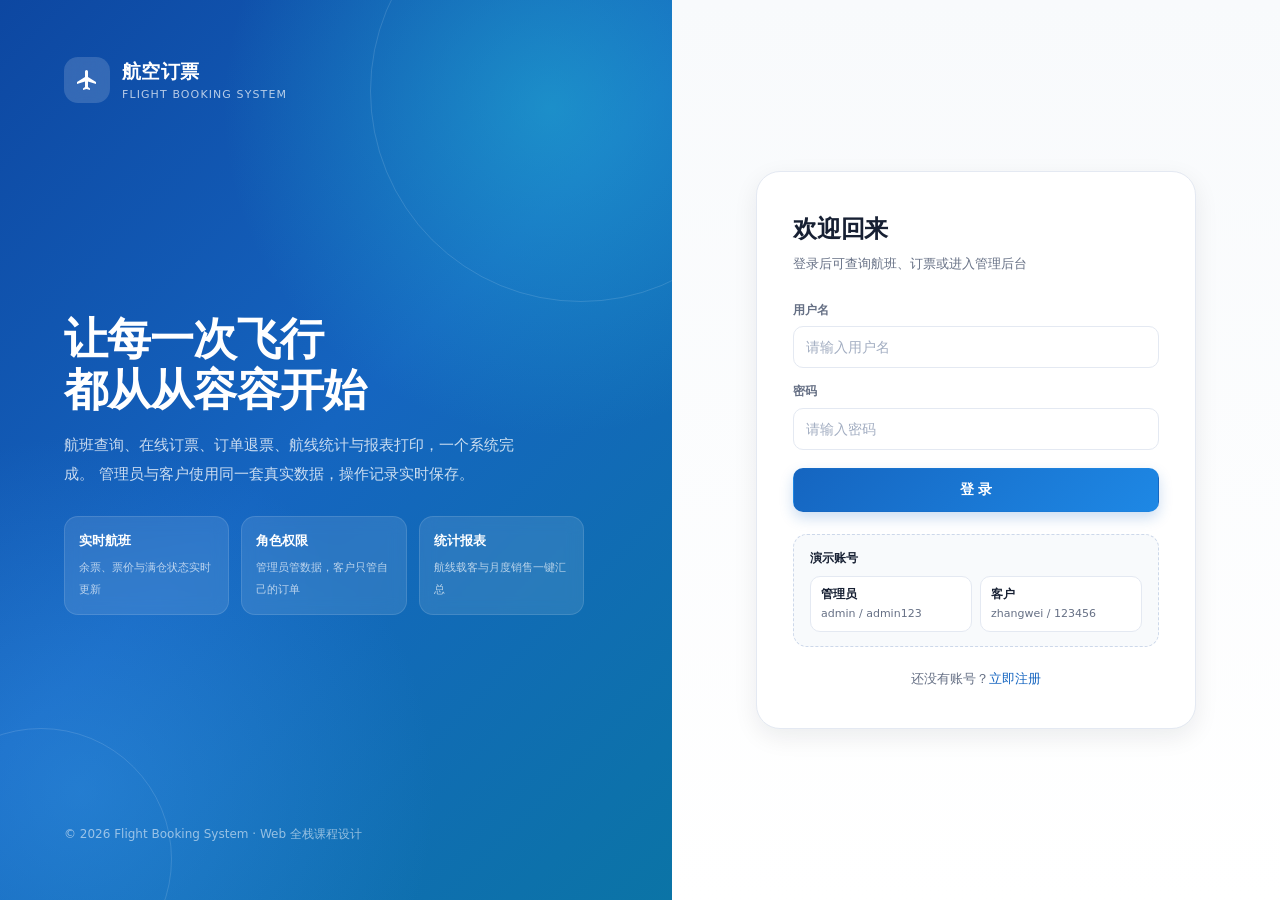
<file: src/main/resources/static/index.html>
<!DOCTYPE html>
<html lang="zh-CN">
<head>
    <meta charset="UTF-8">
    <meta name="viewport" content="width=device-width, initial-scale=1.0">
    <link rel="icon" type="image/svg+xml" href="favicon.svg">
    <title>航空公司订票管理系统</title>
    <link rel="stylesheet" href="css/base.css">
</head>
<body>
<p class="muted" style="padding:24px">正在跳转…</p>
<noscript>请启用 JavaScript 以使用系统。</noscript>
<script type="module">
    import { redirectHomeIfLoggedIn } from './js/auth.js';
    if (!redirectHomeIfLoggedIn()) {
        location.replace('login.html');
    }
</script>
</body>
</html>
</file>
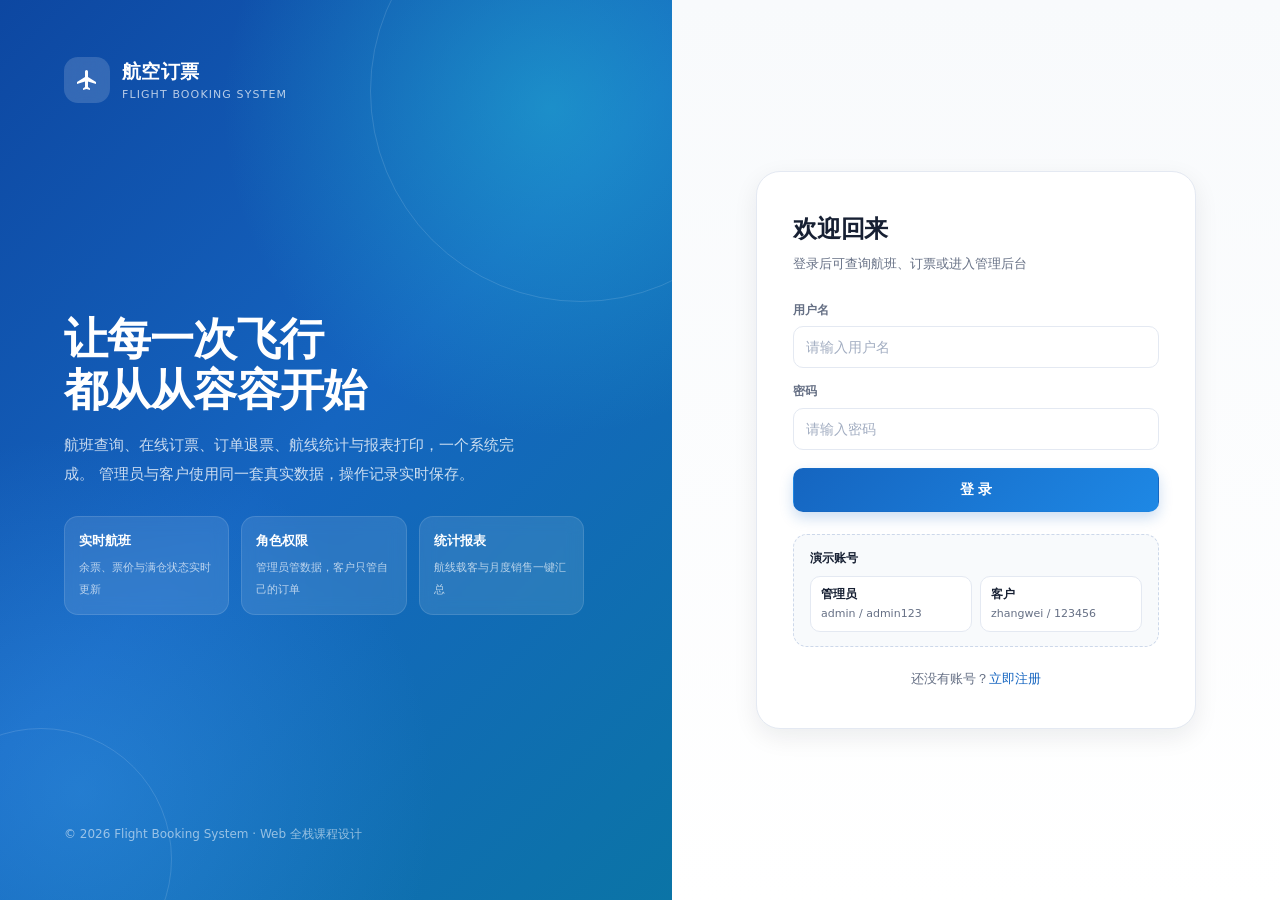
<file: src/main/resources/static/admin-customers.html>
<!DOCTYPE html>
<html lang="zh-CN">
<head>
    <meta charset="UTF-8">
    <meta name="viewport" content="width=device-width, initial-scale=1.0">
    <link rel="icon" type="image/svg+xml" href="favicon.svg">
    <title>客户管理 · 航空公司订票管理系统</title>
    <link rel="stylesheet" href="css/base.css">
    <link rel="stylesheet" href="css/components.css">
    <link rel="stylesheet" href="css/pages.css">
</head>
<body data-page="admin-customers" data-title="客户管理" data-subtitle="维护客户资料与查看客户订单">
<div class="layout">
    <aside class="sidebar" id="sidebar"></aside>
    <div class="main-wrap">
        <header class="topbar" id="topbar"></header>
        <main class="page">
            <div class="page-head">
                <div>
                    <h1>客户管理</h1>
                    <p>证件号是客户主键；存在订单的客户不能删除</p>
                </div>
                <div class="page-actions">
                    <button class="btn btn-primary" id="addCustomerBtn">新增客户</button>
                </div>
            </div>

            <form class="filters" id="customerFilter">
                <div class="field">
                    <label for="customerKeyword">关键词</label>
                    <input class="input" id="customerKeyword" placeholder="姓名 / 证件号 / 电话 / 邮箱">
                </div>
                <div class="filters-actions">
                    <button class="btn btn-primary" type="submit">搜索</button>
                    <button class="btn btn-outline" type="button" id="resetCustomerFilter">重置</button>
                </div>
            </form>

            <div class="table-wrap">
                <div class="table-scroll">
                    <table class="table">
                        <thead>
                        <tr>
                            <th>客户</th>
                            <th>电话</th>
                            <th>邮箱</th>
                            <th>等级</th>
                            <th>创建时间</th>
                            <th class="text-right">操作</th>
                        </tr>
                        </thead>
                        <tbody id="customerRows"></tbody>
                    </table>
                </div>
                <div class="pagination" id="customerPagination"></div>
            </div>
        </main>
    </div>
</div>
<div class="sidebar-overlay" id="sidebar-overlay"></div>

<div class="modal-backdrop" id="customerFormModal">
    <div class="modal" role="dialog" aria-modal="true">
        <div class="modal-header">
            <h2 id="customerModalTitle">新增客户</h2>
            <button class="icon-btn" data-close aria-label="关闭">✕</button>
        </div>
        <form id="customerForm">
            <div class="modal-body">
                <div class="form-grid">
                    <div class="field span-2">
                        <label for="customerId">证件号 *</label>
                        <input class="input" id="customerId" required placeholder="身份证 / 护照 / 单位证件号">
                    </div>
                    <div class="field">
                        <label for="customerName">姓名 *</label>
                        <input class="input" id="customerName" required>
                    </div>
                    <div class="field">
                        <label for="customerPhone">电话</label>
                        <input class="input" id="customerPhone" type="tel">
                    </div>
                    <div class="field">
                        <label for="customerEmail">邮箱</label>
                        <input class="input" id="customerEmail" type="email">
                    </div>
                    <div class="field">
                        <label for="customerLevel">会员等级</label>
                        <select class="select" id="customerLevel">
                            <option value="NORMAL">普通</option>
                            <option value="SILVER">银卡</option>
                            <option value="GOLD">金卡</option>
                        </select>
                    </div>
                </div>
            </div>
            <div class="modal-footer">
                <button class="btn btn-outline" type="button" data-close>取消</button>
                <button class="btn btn-primary" type="submit" id="saveCustomerBtn">保存</button>
            </div>
        </form>
    </div>
</div>

<div class="modal-backdrop" id="customerOrdersModal">
    <div class="modal modal-lg customer-orders-modal" role="dialog" aria-modal="true">
        <div class="modal-header">
            <h2 id="customerOrdersTitle">客户订单</h2>
            <button class="icon-btn" data-close aria-label="关闭">✕</button>
        </div>
        <div class="modal-body" id="customerOrdersBody"></div>
        <div class="modal-footer">
            <button class="btn btn-outline" data-close>关闭</button>
        </div>
    </div>
</div>

<script type="module" src="js/pages/admin-customers.js"></script>
</body>
</html>
</file>
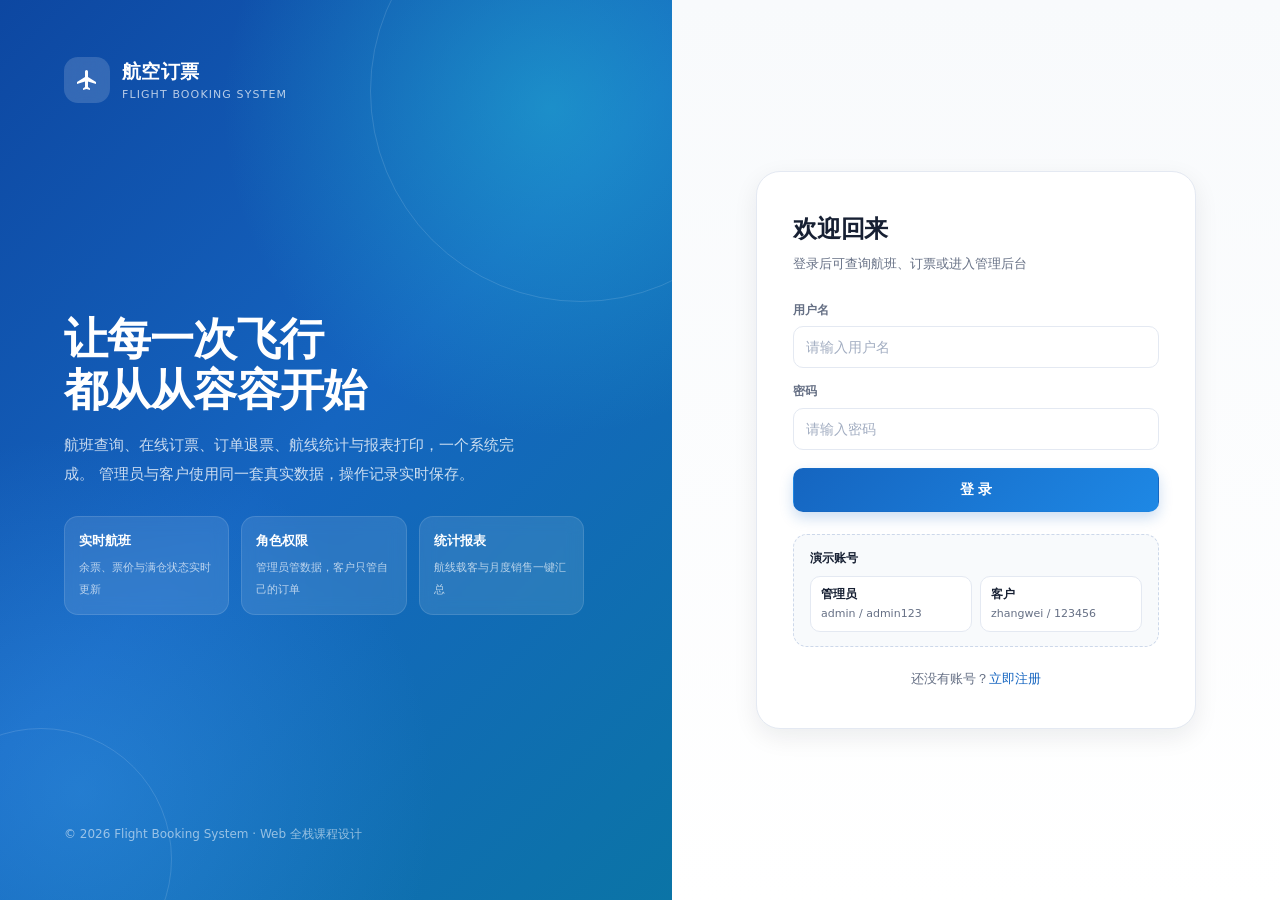
<file: src/main/resources/static/admin-fares.html>
<!DOCTYPE html>
<html lang="zh-CN">
<head>
    <meta charset="UTF-8">
    <meta name="viewport" content="width=device-width, initial-scale=1.0">
    <link rel="icon" type="image/svg+xml" href="favicon.svg">
    <title>票价管理 · 航空公司订票管理系统</title>
    <link rel="stylesheet" href="css/base.css">
    <link rel="stylesheet" href="css/components.css">
    <link rel="stylesheet" href="css/pages.css">
</head>
<body data-page="admin-fares" data-title="票价管理" data-subtitle="按航班或航线维护原价与折扣">
<div class="layout">
    <aside class="sidebar" id="sidebar"></aside>
    <div class="main-wrap">
        <header class="topbar" id="topbar"></header>
        <main class="page">
            <div class="page-head">
                <div>
                    <h1>票价管理</h1>
                    <p>修改单个航班的价格/折扣，或按航线批量设置折扣；实付价自动重算</p>
                </div>
            </div>

            <form class="filters" id="bulkFareForm">
                <div class="field">
                    <label for="bulkStartCity">出发城市</label>
                    <input class="input" id="bulkStartCity" required placeholder="如 桂林">
                </div>
                <div class="field">
                    <label for="bulkEndCity">到达城市</label>
                    <input class="input" id="bulkEndCity" required placeholder="如 西安">
                </div>
                <div class="field">
                    <label for="bulkDiscount">统一折扣（0~1）</label>
                    <input class="input" id="bulkDiscount" type="number" min="0.01" max="1" step="0.01"
                           required placeholder="如 0.9">
                </div>
                <div class="filters-actions">
                    <button class="btn btn-primary" type="submit" id="bulkFareBtn">按航线批量设置</button>
                </div>
            </form>

            <div id="fareGroups"></div>
        </main>
    </div>
</div>
<div class="sidebar-overlay" id="sidebar-overlay"></div>

<script type="module" src="js/pages/admin-fares.js"></script>
</body>
</html>
</file>
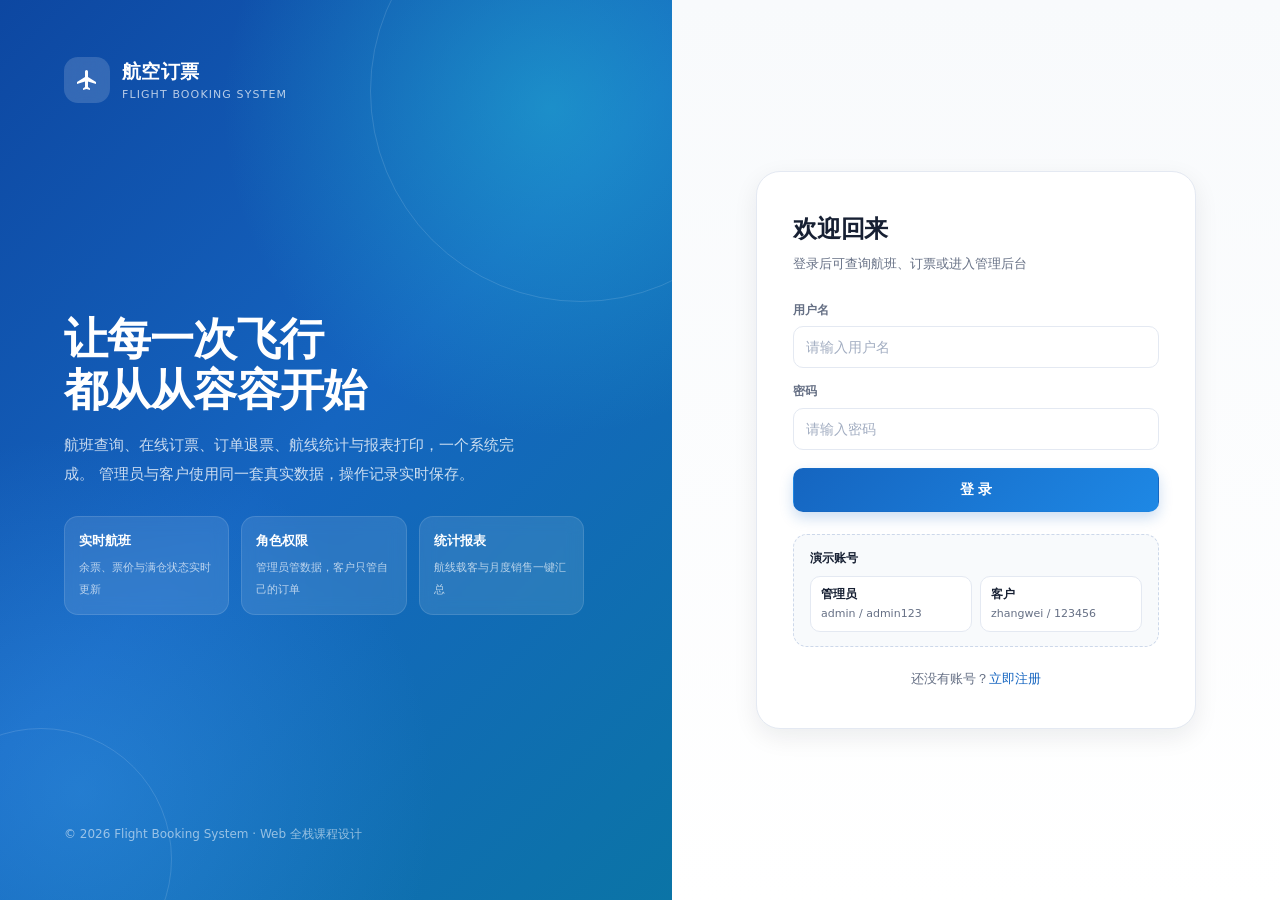
<file: src/main/resources/static/admin-flights.html>
<!DOCTYPE html>
<html lang="zh-CN">
<head>
    <meta charset="UTF-8">
    <meta name="viewport" content="width=device-width, initial-scale=1.0">
    <link rel="icon" type="image/svg+xml" href="favicon.svg">
    <title>航班管理 · 航空公司订票管理系统</title>
    <link rel="stylesheet" href="css/base.css">
    <link rel="stylesheet" href="css/components.css">
    <link rel="stylesheet" href="css/pages.css">
</head>
<body data-page="admin-flights" data-title="航班管理" data-subtitle="维护航班、时刻、票价与座位">
<div class="layout">
    <aside class="sidebar" id="sidebar"></aside>
    <div class="main-wrap">
        <header class="topbar" id="topbar"></header>
        <main class="page">
            <div class="page-head">
                <div>
                    <h1>航班管理</h1>
                    <p>新增、修改、删除航班；已有订单的航班不能删除或修改航班号</p>
                </div>
                <div class="page-actions">
                    <button class="btn btn-primary" id="addFlightBtn">新增航班</button>
                </div>
            </div>

            <form class="filters" id="flightAdminFilter">
                <div class="field">
                    <label for="flightKeyword">关键词</label>
                    <input class="input" id="flightKeyword" placeholder="航班号 / 城市 / 航空公司">
                </div>
                <div class="filters-actions">
                    <button class="btn btn-primary" type="submit">搜索</button>
                    <button class="btn btn-outline" type="button" id="resetFlightFilter">重置</button>
                </div>
            </form>

            <div class="table-wrap">
                <div class="table-scroll">
                    <table class="table">
                        <thead>
                        <tr>
                            <th>航班</th>
                            <th>日期 / 时刻</th>
                            <th>航线</th>
                            <th>机型</th>
                            <th>票价 / 折扣</th>
                            <th>余票 / 总座</th>
                            <th>航空公司</th>
                            <th class="text-right">操作</th>
                        </tr>
                        </thead>
                        <tbody id="adminFlightRows"></tbody>
                    </table>
                </div>
                <div class="pagination" id="adminFlightPagination"></div>
            </div>
        </main>
    </div>
</div>
<div class="sidebar-overlay" id="sidebar-overlay"></div>

<div class="modal-backdrop" id="flightFormModal">
    <div class="modal modal-lg" role="dialog" aria-modal="true">
        <div class="modal-header">
            <h2 id="flightModalTitle">新增航班</h2>
            <button class="icon-btn" data-close aria-label="关闭">✕</button>
        </div>
        <form id="flightForm">
            <input type="hidden" id="editingFlightId">
            <div class="modal-body">
                <div class="form-grid">
                    <div class="field">
                        <label for="flightId">航班编号 *</label>
                        <input class="input" id="flightId" required placeholder="如 CA1234">
                    </div>
                    <div class="field">
                        <label for="date">执飞日期 *</label>
                        <input class="input" id="date" type="date" required>
                    </div>
                    <div class="field">
                        <label for="takeOffTime">起飞时间 *</label>
                        <input class="input" id="takeOffTime" type="time" required>
                    </div>
                    <div class="field">
                        <label for="durationMinutes">飞行时长（分钟）*</label>
                        <input class="input" id="durationMinutes" type="number" min="1" required>
                    </div>
                    <div class="field">
                        <label for="startCity">出发城市 *</label>
                        <input class="input" id="startCity" required>
                    </div>
                    <div class="field">
                        <label for="endCity">到达城市 *</label>
                        <input class="input" id="endCity" required>
                    </div>
                    <div class="field">
                        <label for="planeModel">飞机型号 *</label>
                        <input class="input" id="planeModel" required>
                    </div>
                    <div class="field">
                        <label for="price">票价（元）*</label>
                        <input class="input" id="price" type="number" min="0" step="0.01" required>
                    </div>
                    <div class="field">
                        <label for="discount">折扣（0~1）*</label>
                        <input class="input" id="discount" type="number" min="0.01" max="1" step="0.01" required>
                    </div>
                    <div class="field">
                        <label for="totalSeats">总座位数 *</label>
                        <input class="input" id="totalSeats" type="number" min="1" required>
                    </div>
                    <div class="field">
                        <label for="airline">航空公司 *</label>
                        <input class="input" id="airline" required>
                    </div>
                    <div class="field">
                        <label for="onTimeRate">准点率（%）*</label>
                        <input class="input" id="onTimeRate" type="number" min="0" max="100" step="0.1" required>
                    </div>
                </div>
            </div>
            <div class="modal-footer">
                <button class="btn btn-outline" type="button" data-close>取消</button>
                <button class="btn btn-primary" type="submit" id="saveFlightBtn">保存</button>
            </div>
        </form>
    </div>
</div>

<script type="module" src="js/pages/admin-flights.js"></script>
</body>
</html>
</file>
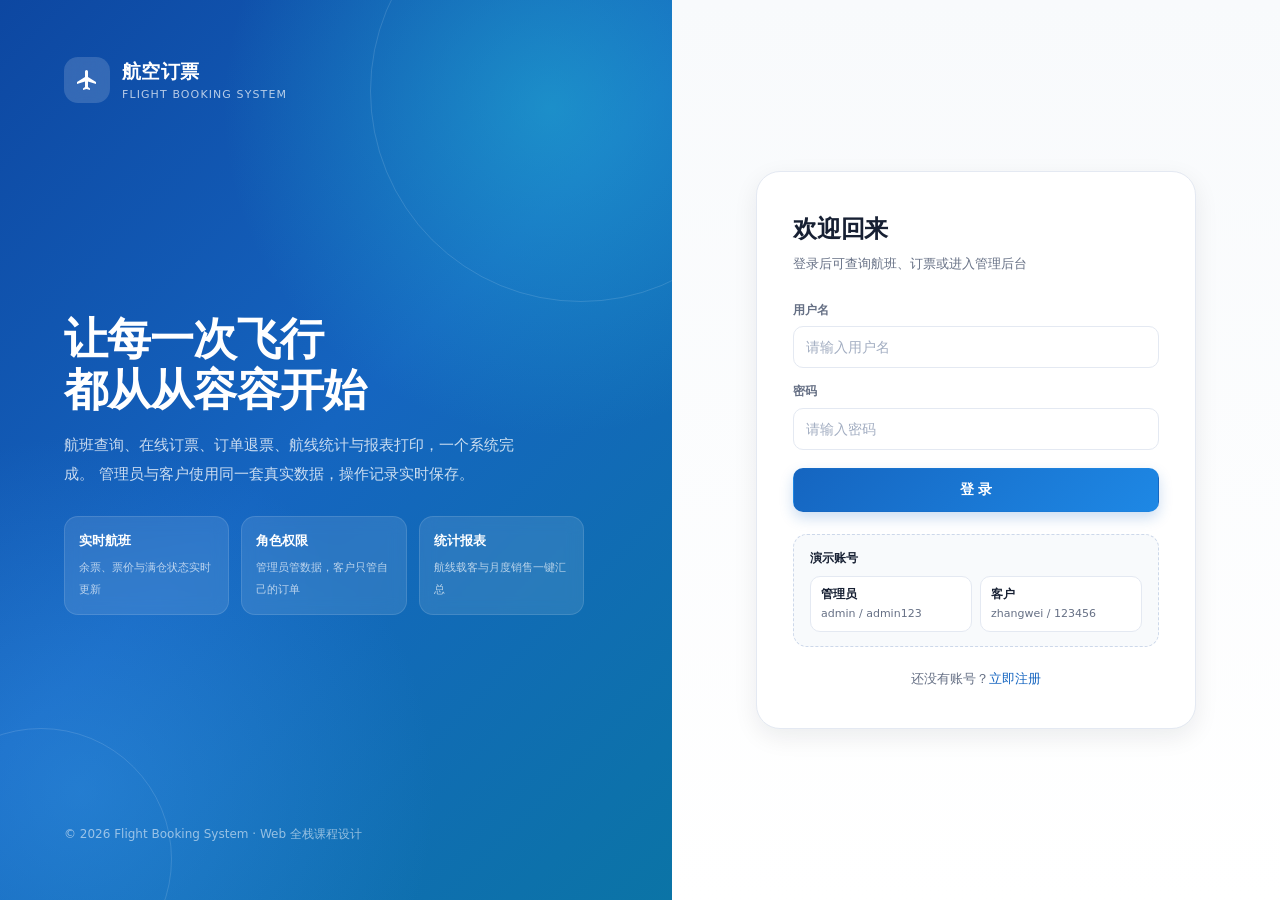
<file: src/main/resources/static/admin-users.html>
<!DOCTYPE html>
<html lang="zh-CN">
<head>
    <meta charset="UTF-8">
    <meta name="viewport" content="width=device-width, initial-scale=1.0">
    <link rel="icon" type="image/svg+xml" href="favicon.svg">
    <title>用户管理 · 航空公司订票管理系统</title>
    <link rel="stylesheet" href="css/base.css">
    <link rel="stylesheet" href="css/components.css">
    <link rel="stylesheet" href="css/pages.css">
</head>
<body data-page="admin-users" data-title="用户管理" data-subtitle="维护登录账号、角色与客户关联">
<div class="layout">
    <aside class="sidebar" id="sidebar"></aside>
    <div class="main-wrap">
        <header class="topbar" id="topbar"></header>
        <main class="page">
            <div class="page-head">
                <div>
                    <h1>用户管理</h1>
                    <p>管理员可管理账号、角色和密码；不能删除自己或最后一个管理员</p>
                </div>
                <div class="page-actions">
                    <button class="btn btn-primary" id="addUserBtn">新增用户</button>
                </div>
            </div>

            <form class="filters" id="userFilter">
                <div class="field">
                    <label for="userKeyword">关键词</label>
                    <input class="input" id="userKeyword" placeholder="用户名 / 显示名 / 证件号">
                </div>
                <div class="filters-actions">
                    <button class="btn btn-primary" type="submit">搜索</button>
                    <button class="btn btn-outline" type="button" id="resetUserFilter">重置</button>
                </div>
            </form>

            <div class="table-wrap">
                <div class="table-scroll">
                    <table class="table">
                        <thead>
                        <tr>
                            <th>用户</th>
                            <th>角色</th>
                            <th>关联客户证件号</th>
                            <th class="text-right">操作</th>
                        </tr>
                        </thead>
                        <tbody id="userRows"></tbody>
                    </table>
                </div>
                <div class="pagination" id="userPagination"></div>
            </div>
        </main>
    </div>
</div>
<div class="sidebar-overlay" id="sidebar-overlay"></div>

<div class="modal-backdrop" id="userFormModal">
    <div class="modal" role="dialog" aria-modal="true">
        <div class="modal-header">
            <h2 id="userModalTitle">新增用户</h2>
            <button class="icon-btn" data-close aria-label="关闭">✕</button>
        </div>
        <form id="userForm">
            <div class="modal-body">
                <div class="form-grid">
                    <div class="field">
                        <label for="userUsername">用户名 *</label>
                        <input class="input" id="userUsername" required placeholder="3~30 位登录名">
                    </div>
                    <div class="field" id="passwordField">
                        <label for="userPassword">初始密码 *</label>
                        <input class="input" id="userPassword" type="password" minlength="6" autocomplete="new-password"
                               placeholder="至少 6 位">
                    </div>
                    <div class="field">
                        <label for="userDisplayName">显示名 *</label>
                        <input class="input" id="userDisplayName" required>
                    </div>
                    <div class="field">
                        <label for="userRole">角色 *</label>
                        <select class="select" id="userRole">
                            <option value="ADMIN">管理员</option>
                            <option value="CUSTOMER">客户</option>
                        </select>
                    </div>
                    <div class="field span-2" id="customerIdField">
                        <label for="userCustomerId">关联客户证件号</label>
                        <input class="input" id="userCustomerId" placeholder="客户角色必须关联已存在的客户">
                    </div>
                </div>
            </div>
            <div class="modal-footer">
                <button class="btn btn-outline" type="button" data-close>取消</button>
                <button class="btn btn-primary" type="submit" id="saveUserBtn">保存</button>
            </div>
        </form>
    </div>
</div>

<div class="modal-backdrop" id="passwordModal">
    <div class="modal modal-sm" role="dialog" aria-modal="true">
        <div class="modal-header">
            <h2>重置密码</h2>
            <button class="icon-btn" data-close aria-label="关闭">✕</button>
        </div>
        <form id="passwordForm">
            <div class="modal-body">
                <p class="muted small mb-2" id="passwordTarget"></p>
                <div class="field">
                    <label for="newPassword">新密码 *</label>
                    <input class="input" id="newPassword" type="password" minlength="6" autocomplete="new-password"
                           placeholder="至少 6 位" required>
                </div>
            </div>
            <div class="modal-footer">
                <button class="btn btn-outline" type="button" data-close>取消</button>
                <button class="btn btn-primary" type="submit" id="savePasswordBtn">重置密码</button>
            </div>
        </form>
    </div>
</div>

<script type="module" src="js/pages/admin-users.js"></script>
</body>
</html>
</file>
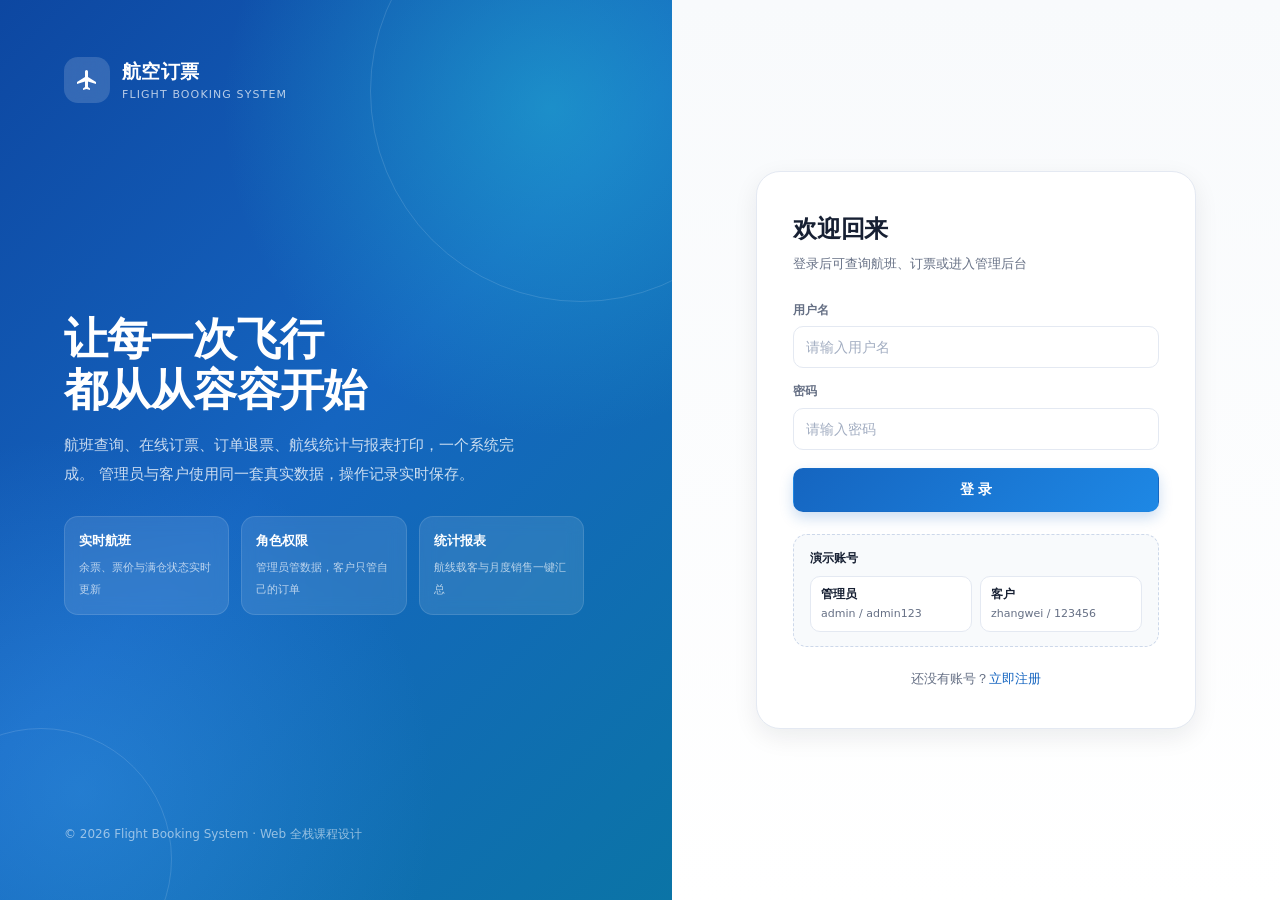
<file: src/main/resources/static/booking.html>
<!DOCTYPE html>
<html lang="zh-CN">
<head>
    <meta charset="UTF-8">
    <meta name="viewport" content="width=device-width, initial-scale=1.0">
    <link rel="icon" type="image/svg+xml" href="favicon.svg">
    <title>机票预订 · 航空公司订票管理系统</title>
    <link rel="stylesheet" href="css/base.css">
    <link rel="stylesheet" href="css/components.css">
    <link rel="stylesheet" href="css/pages.css">
</head>
<body data-page="booking" data-title="机票预订" data-subtitle="确认航班、填写乘客信息并提交订单">
<div class="layout">
    <aside class="sidebar" id="sidebar"></aside>
    <div class="main-wrap">
        <header class="topbar" id="topbar"></header>
        <main class="page">
            <div class="page-head">
                <div>
                    <h1>机票预订</h1>
                    <p>选择航班、确认余票与价格，提交后生成订单</p>
                </div>
                <div class="page-actions">
                    <a class="btn btn-outline" href="flights.html">返回航班查询</a>
                </div>
            </div>

            <div class="flight-picker">
                <div class="field">
                    <label for="flightSelect">选择航班</label>
                    <select class="select" id="flightSelect"></select>
                </div>
                <button class="btn btn-outline" type="button" id="refreshFlights">刷新航班</button>
            </div>

            <div class="booking-grid">
                <section id="flightSummary" aria-live="polite"></section>

                <section class="card booking-card">
                    <h2 style="font-size:18px;margin-bottom:4px">填写订票信息</h2>
                    <p class="muted small mb-2" id="bookingHint">客户信息将用于生成订单</p>

                    <form id="bookingForm" class="stack">
                        <div id="customerSelf" class="meta-grid"></div>

                        <div id="adminCustomerBlock" class="stack hidden">
                            <div class="field">
                                <label for="adminCustomerId">客户证件号</label>
                                <div class="flex gap-1">
                                    <input class="input" id="adminCustomerId" placeholder="输入证件号后查询客户">
                                    <button class="btn btn-outline" type="button" id="lookupCustomer">查询</button>
                                </div>
                            </div>
                            <div id="adminCustomerResult" class="meta-box">
                                <span>客户信息</span>
                                <b>尚未查询</b>
                            </div>
                        </div>

                        <div class="field">
                            <label for="quantity">订票数量</label>
                            <input class="input" id="quantity" type="number" min="1" value="1">
                        </div>

                        <div class="price-lines">
                            <div class="price-line"><span>实付单价</span><strong id="unitPrice">¥0.00</strong></div>
                            <div class="price-line"><span>订票数量</span><strong id="qtyText">1 张</strong></div>
                            <div class="price-line total"><span>总金额</span><strong id="totalPrice">¥0.00</strong></div>
                        </div>

                        <p class="small muted" id="seatHint"></p>

                        <div class="booking-actions">
                            <button class="btn btn-primary" type="submit" id="bookBtn">确认订票</button>
                            <a class="btn btn-outline" href="flights.html">取消</a>
                        </div>
                    </form>
                </section>
            </div>
        </main>
    </div>
</div>
<div class="sidebar-overlay" id="sidebar-overlay"></div>

<div class="modal-backdrop" id="alternativesModal">
    <div class="modal" role="dialog" aria-modal="true">
        <div class="modal-header">
            <h2>余票不足 · 推荐航班</h2>
            <button class="icon-btn" data-close aria-label="关闭">✕</button>
        </div>
        <div class="modal-body" id="alternativesBody"></div>
        <div class="modal-footer">
            <button class="btn btn-outline" data-close>关闭</button>
        </div>
    </div>
</div>

<script type="module" src="js/pages/booking.js"></script>
</body>
</html>
</file>
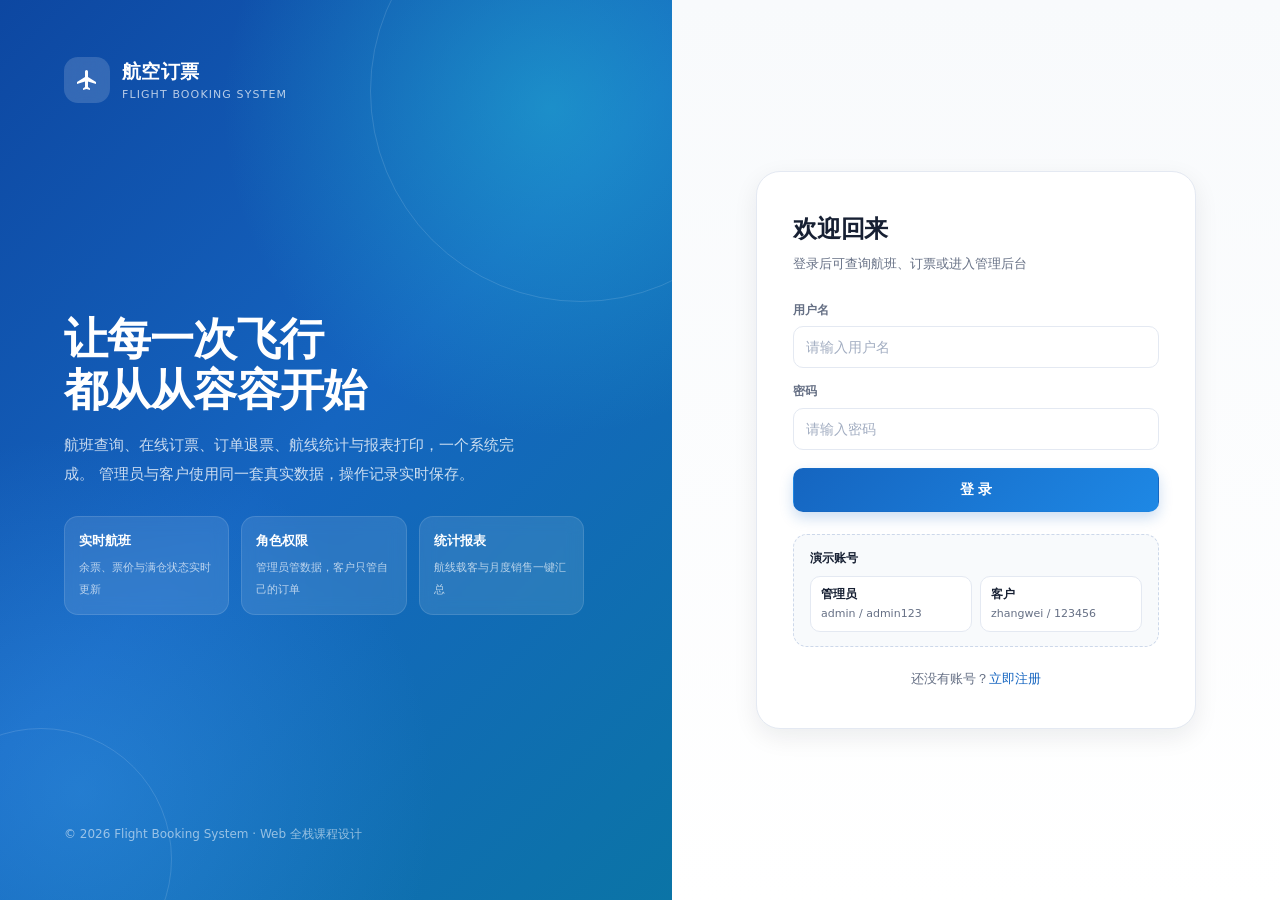
<file: src/main/resources/static/flights.html>
<!DOCTYPE html>
<html lang="zh-CN">
<head>
    <meta charset="UTF-8">
    <meta name="viewport" content="width=device-width, initial-scale=1.0">
    <link rel="icon" type="image/svg+xml" href="favicon.svg">
    <title>航班查询 · 航空公司订票管理系统</title>
    <link rel="stylesheet" href="css/base.css">
    <link rel="stylesheet" href="css/components.css">
    <link rel="stylesheet" href="css/pages.css">
</head>
<body data-page="flights" data-title="航班查询" data-subtitle="按城市、日期与余票筛选航班">
<div class="layout">
    <aside class="sidebar" id="sidebar"></aside>
    <div class="main-wrap">
        <header class="topbar" id="topbar"></header>
        <main class="page">
            <div class="page-head">
                <div>
                    <h1>航班查询</h1>
                    <p>输入出发/到达城市或日期，查看起降时间、票价、折扣与满仓状态</p>
                </div>
                <div class="page-actions">
                    <span class="badge badge-info" id="resultMeta">共 0 个航班</span>
                </div>
            </div>

            <form class="filters" id="flightFilterForm">
                <div class="field">
                    <label for="flightNo">航班号</label>
                    <input class="input" id="flightNo" name="flightNo" placeholder="如 CA1234">
                </div>
                <div class="field">
                    <label for="fromCity">出发城市</label>
                    <input class="input" id="fromCity" name="from" placeholder="如 桂林">
                </div>
                <div class="field">
                    <label for="toCity">到达城市</label>
                    <input class="input" id="toCity" name="to" placeholder="如 西安">
                </div>
                <div class="field">
                    <label for="flightDate">执飞日期</label>
                    <input class="input" id="flightDate" name="date" type="date">
                </div>
                <label class="checkbox">
                    <input type="checkbox" id="onlyAvailable" name="onlyAvailable"> 只看有票
                </label>
                <div class="filters-actions">
                    <button class="btn btn-primary" type="submit">查询航班</button>
                    <button class="btn btn-outline" type="button" id="clearFilters">重置</button>
                </div>
            </form>

            <div class="table-wrap">
                <div class="table-scroll">
                    <table class="table">
                        <thead>
                        <tr>
                            <th>航班</th>
                            <th>日期</th>
                            <th>起降时刻</th>
                            <th>航线</th>
                            <th>机型</th>
                            <th>票价</th>
                            <th>余票</th>
                            <th>状态</th>
                            <th class="text-right">操作</th>
                        </tr>
                        </thead>
                        <tbody id="flightRows"></tbody>
                    </table>
                </div>
                <div class="pagination" id="flightPagination"></div>
            </div>
        </main>
    </div>
</div>
<div class="sidebar-overlay" id="sidebar-overlay"></div>

<div class="modal-backdrop" id="flightDetailModal">
    <div class="modal modal-lg" role="dialog" aria-modal="true">
        <div class="modal-header">
            <h2>航班详情</h2>
            <button class="icon-btn" data-close aria-label="关闭">✕</button>
        </div>
        <div class="modal-body" id="flightDetailBody"></div>
        <div class="modal-footer">
            <button class="btn btn-outline" data-close>关闭</button>
            <button class="btn btn-primary" id="detailBookBtn">订票</button>
        </div>
    </div>
</div>

<script type="module" src="js/pages/flights.js"></script>
</body>
</html>
</file>
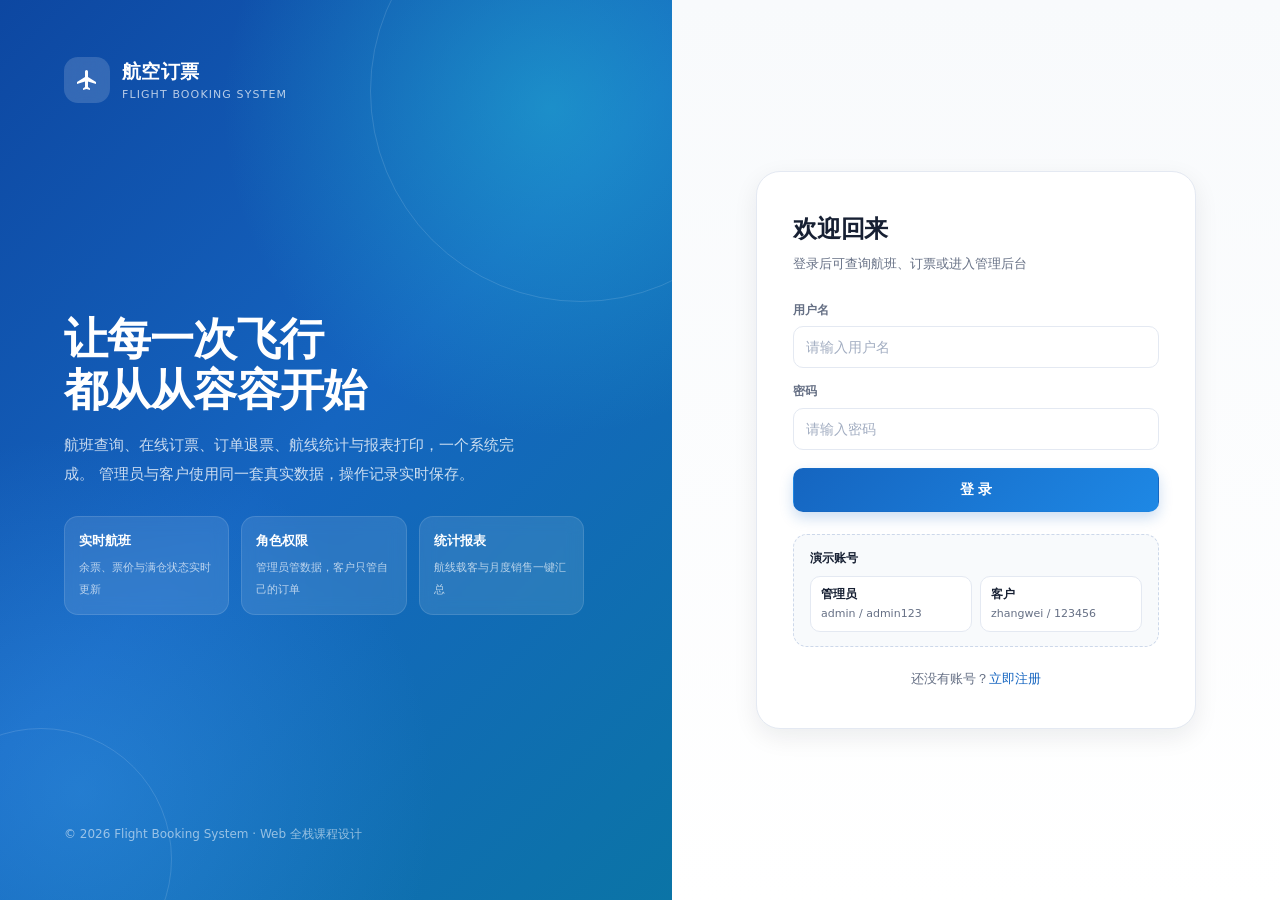
<file: src/main/resources/static/login.html>
<!DOCTYPE html>
<html lang="zh-CN">
<head>
    <meta charset="UTF-8">
    <meta name="viewport" content="width=device-width, initial-scale=1.0">
    <link rel="icon" type="image/svg+xml" href="favicon.svg">
    <title>登录 · 航空公司订票管理系统</title>
    <link rel="stylesheet" href="css/base.css">
    <link rel="stylesheet" href="css/components.css">
    <link rel="stylesheet" href="css/pages.css">
</head>
<body>
<main class="auth-page">
    <section class="auth-hero">
        <div class="auth-brand">
            <div class="brand-mark">
                <svg viewBox="0 0 24 24" fill="currentColor">
                    <path d="M21 16v-2l-8-5V3.5a1.5 1.5 0 0 0-3 0V9l-8 5v2l8-2.5V19l-2 1.5V22l3.5-1 3.5 1v-1.5L13 19v-5.5l8 2.5z"/>
                </svg>
            </div>
            <div>
                <div class="auth-brand-name">航空订票</div>
                <div class="auth-brand-sub">FLIGHT BOOKING SYSTEM</div>
            </div>
        </div>

        <div class="auth-copy">
            <h1>让每一次飞行<br>都从从容容开始</h1>
            <p>航班查询、在线订票、订单退票、航线统计与报表打印，一个系统完成。
               管理员与客户使用同一套真实数据，操作记录实时保存。</p>
            <div class="auth-features">
                <div class="auth-feature">
                    <strong>实时航班</strong>
                    <span>余票、票价与满仓状态实时更新</span>
                </div>
                <div class="auth-feature">
                    <strong>角色权限</strong>
                    <span>管理员管数据，客户只管自己的订单</span>
                </div>
                <div class="auth-feature">
                    <strong>统计报表</strong>
                    <span>航线载客与月度销售一键汇总</span>
                </div>
            </div>
        </div>

        <div class="auth-footnote">© 2026 Flight Booking System · Web 全栈课程设计</div>
    </section>

    <section class="auth-panel">
        <div class="auth-card">
            <h2 class="auth-title">欢迎回来</h2>
            <p class="auth-sub">登录后可查询航班、订票或进入管理后台</p>

            <div class="auth-alert" id="authAlert" role="alert"></div>

            <form class="auth-form" id="loginForm" novalidate>
                <div class="field">
                    <label for="username">用户名</label>
                    <input class="input" id="username" name="username" type="text"
                           placeholder="请输入用户名" autocomplete="username" required>
                </div>
                <div class="field">
                    <label for="password">密码</label>
                    <input class="input" id="password" name="password" type="password"
                           placeholder="请输入密码" autocomplete="current-password" required>
                </div>
                <button class="btn btn-primary btn-block" type="submit" id="loginBtn">登 录</button>
            </form>

            <div class="auth-demo">
                <strong>演示账号</strong>
                <div class="demo-accounts">
                    <button class="demo-account" type="button" data-user="admin" data-pass="admin123">
                        <b>管理员</b><span>admin / admin123</span>
                    </button>
                    <button class="demo-account" type="button" data-user="zhangwei" data-pass="123456">
                        <b>客户</b><span>zhangwei / 123456</span>
                    </button>
                </div>
            </div>

            <div class="auth-switch">还没有账号？<a href="register.html">立即注册</a></div>
        </div>
    </section>
</main>
<script type="module" src="js/pages/login.js"></script>
</body>
</html>
</file>
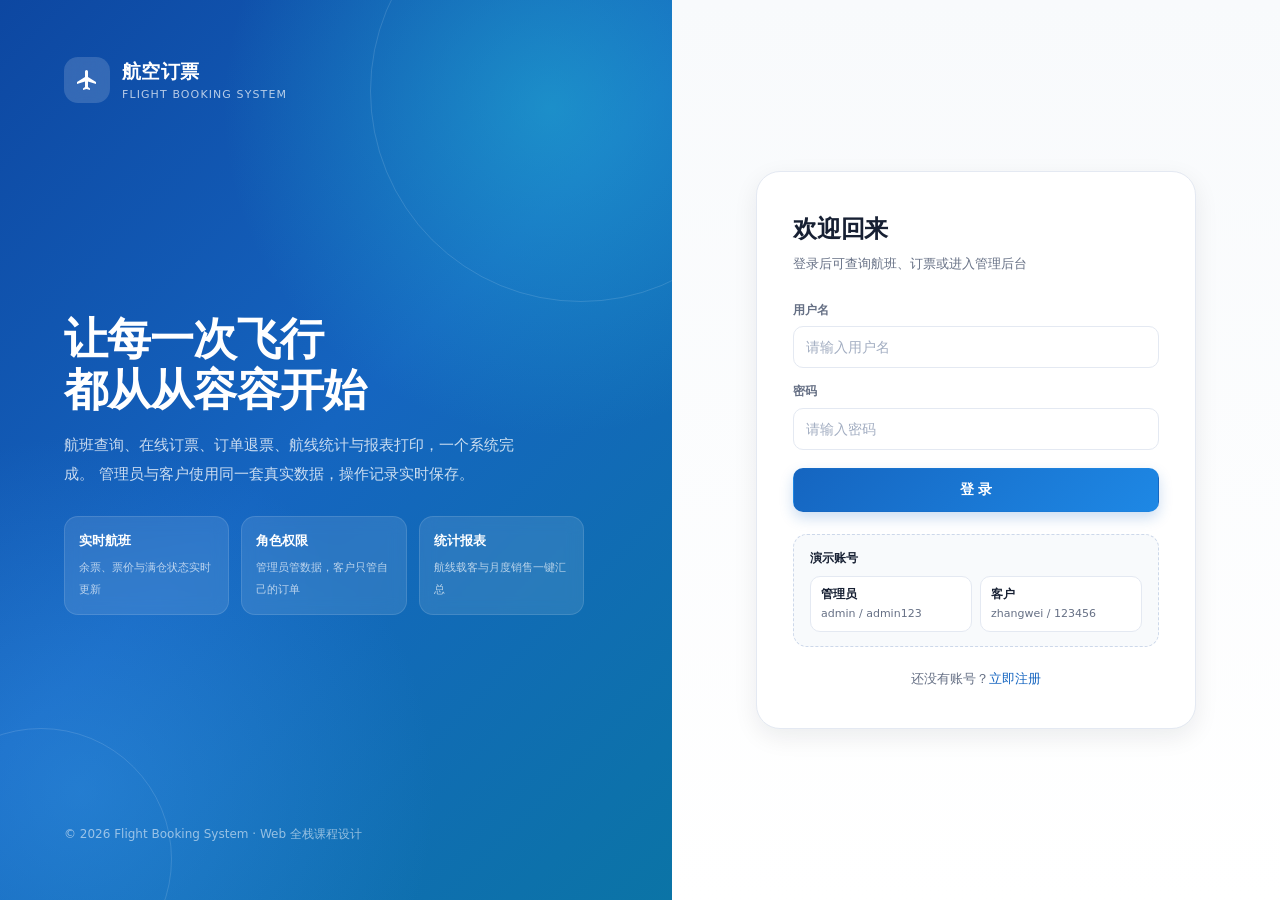
<file: src/main/resources/static/orders.html>
<!DOCTYPE html>
<html lang="zh-CN">
<head>
    <meta charset="UTF-8">
    <meta name="viewport" content="width=device-width, initial-scale=1.0">
    <link rel="icon" type="image/svg+xml" href="favicon.svg">
    <title>订单中心 · 航空公司订票管理系统</title>
    <link rel="stylesheet" href="css/base.css">
    <link rel="stylesheet" href="css/components.css">
    <link rel="stylesheet" href="css/pages.css">
</head>
<body data-page="orders" data-title="订单中心" data-subtitle="查询订单、查看详情与退票">
<div class="layout">
    <aside class="sidebar" id="sidebar"></aside>
    <div class="main-wrap">
        <header class="topbar" id="topbar"></header>
        <main class="page">
            <div class="page-head">
                <div>
                    <h1 id="ordersTitle">订单中心</h1>
                    <p id="ordersSubtitle">查看订单状态、航班信息与退票操作</p>
                </div>
                <div class="page-actions">
                    <span class="badge badge-info" id="orderMeta">共 0 条</span>
                </div>
            </div>

            <form class="filters" id="orderFilterForm">
                <div class="field">
                    <label for="orderKeyword">关键词</label>
                    <input class="input" id="orderKeyword" placeholder="订单号 / 姓名 / 证件号 / 航班号">
                </div>
                <div class="field">
                    <label for="orderStatus">订单状态</label>
                    <select class="select" id="orderStatus">
                        <option value="">全部状态</option>
                        <option value="BOOKED">已订</option>
                        <option value="REFUNDED">已退</option>
                    </select>
                </div>
                <div class="filters-actions">
                    <button class="btn btn-primary" type="submit">筛选订单</button>
                    <button class="btn btn-outline" type="button" id="resetOrders">重置</button>
                </div>
            </form>

            <div class="table-wrap">
                <div class="table-scroll">
                    <table class="table">
                        <thead>
                        <tr>
                            <th>订单号</th>
                            <th>航班信息</th>
                            <th>客户</th>
                            <th class="text-center">数量</th>
                            <th class="text-right">金额</th>
                            <th>下单时间</th>
                            <th>状态</th>
                            <th class="text-right">操作</th>
                        </tr>
                        </thead>
                        <tbody id="orderRows"></tbody>
                    </table>
                </div>
                <div class="pagination" id="orderPagination"></div>
            </div>
        </main>
    </div>
</div>
<div class="sidebar-overlay" id="sidebar-overlay"></div>

<div class="modal-backdrop" id="orderDetailModal">
    <div class="modal modal-lg" role="dialog" aria-modal="true">
        <div class="modal-header">
            <h2>订单详情</h2>
            <button class="icon-btn" data-close aria-label="关闭">✕</button>
        </div>
        <div class="modal-body" id="orderDetailBody"></div>
        <div class="modal-footer">
            <button class="btn btn-outline" data-close>关闭</button>
            <button class="btn btn-danger hidden" id="detailRefundBtn">退票</button>
        </div>
    </div>
</div>

<script type="module" src="js/pages/orders.js"></script>
</body>
</html>
</file>
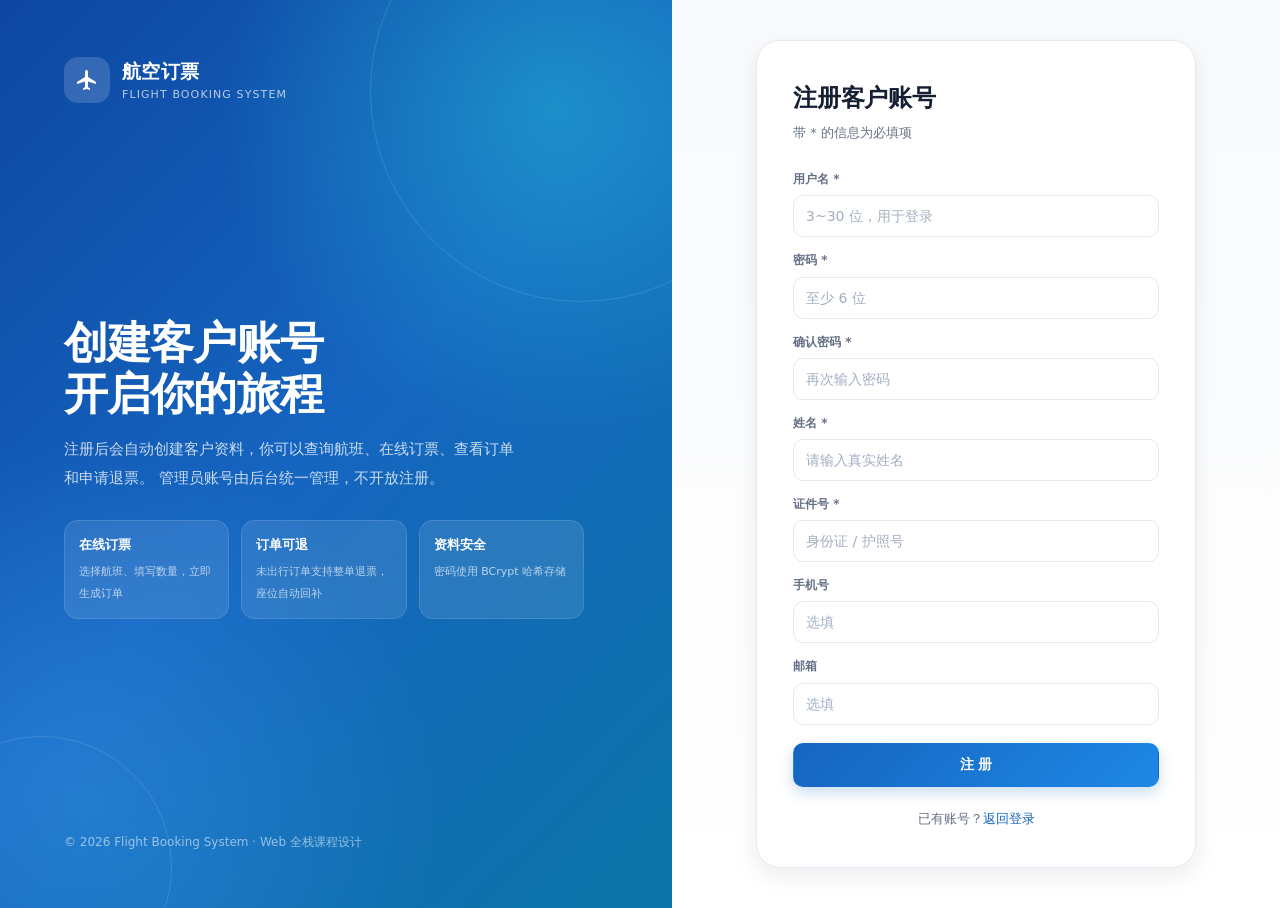
<file: src/main/resources/static/register.html>
<!DOCTYPE html>
<html lang="zh-CN">
<head>
    <meta charset="UTF-8">
    <meta name="viewport" content="width=device-width, initial-scale=1.0">
    <link rel="icon" type="image/svg+xml" href="favicon.svg">
    <title>注册 · 航空公司订票管理系统</title>
    <link rel="stylesheet" href="css/base.css">
    <link rel="stylesheet" href="css/components.css">
    <link rel="stylesheet" href="css/pages.css">
</head>
<body>
<main class="auth-page">
    <section class="auth-hero">
        <div class="auth-brand">
            <div class="brand-mark">
                <svg viewBox="0 0 24 24" fill="currentColor">
                    <path d="M21 16v-2l-8-5V3.5a1.5 1.5 0 0 0-3 0V9l-8 5v2l8-2.5V19l-2 1.5V22l3.5-1 3.5 1v-1.5L13 19v-5.5l8 2.5z"/>
                </svg>
            </div>
            <div>
                <div class="auth-brand-name">航空订票</div>
                <div class="auth-brand-sub">FLIGHT BOOKING SYSTEM</div>
            </div>
        </div>

        <div class="auth-copy">
            <h1>创建客户账号<br>开启你的旅程</h1>
            <p>注册后会自动创建客户资料，你可以查询航班、在线订票、查看订单和申请退票。
               管理员账号由后台统一管理，不开放注册。</p>
            <div class="auth-features">
                <div class="auth-feature">
                    <strong>在线订票</strong>
                    <span>选择航班、填写数量，立即生成订单</span>
                </div>
                <div class="auth-feature">
                    <strong>订单可退</strong>
                    <span>未出行订单支持整单退票，座位自动回补</span>
                </div>
                <div class="auth-feature">
                    <strong>资料安全</strong>
                    <span>密码使用 BCrypt 哈希存储</span>
                </div>
            </div>
        </div>

        <div class="auth-footnote">© 2026 Flight Booking System · Web 全栈课程设计</div>
    </section>

    <section class="auth-panel">
        <div class="auth-card">
            <h2 class="auth-title">注册客户账号</h2>
            <p class="auth-sub">带 * 的信息为必填项</p>

            <div class="auth-alert" id="authAlert" role="alert"></div>

            <form class="auth-form" id="registerForm" novalidate>
                <div class="field">
                    <label for="username">用户名 *</label>
                    <input class="input" id="username" name="username" type="text"
                           placeholder="3~30 位，用于登录" autocomplete="username" required>
                </div>
                <div class="field">
                    <label for="password">密码 *</label>
                    <input class="input" id="password" name="password" type="password"
                           placeholder="至少 6 位" autocomplete="new-password" required>
                </div>
                <div class="field">
                    <label for="confirmPassword">确认密码 *</label>
                    <input class="input" id="confirmPassword" name="confirmPassword" type="password"
                           placeholder="再次输入密码" autocomplete="new-password" required>
                </div>
                <div class="field">
                    <label for="name">姓名 *</label>
                    <input class="input" id="name" name="name" type="text"
                           placeholder="请输入真实姓名" required>
                </div>
                <div class="field">
                    <label for="idNumber">证件号 *</label>
                    <input class="input" id="idNumber" name="idNumber" type="text"
                           placeholder="身份证 / 护照号" required>
                </div>
                <div class="field">
                    <label for="phone">手机号</label>
                    <input class="input" id="phone" name="phone" type="tel"
                           placeholder="选填" autocomplete="tel">
                </div>
                <div class="field">
                    <label for="email">邮箱</label>
                    <input class="input" id="email" name="email" type="email"
                           placeholder="选填" autocomplete="email">
                </div>
                <button class="btn btn-primary btn-block" type="submit" id="registerBtn">注 册</button>
            </form>

            <div class="auth-switch">已有账号？<a href="login.html">返回登录</a></div>
        </div>
    </section>
</main>
<script type="module" src="js/pages/register.js"></script>
</body>
</html>
</file>
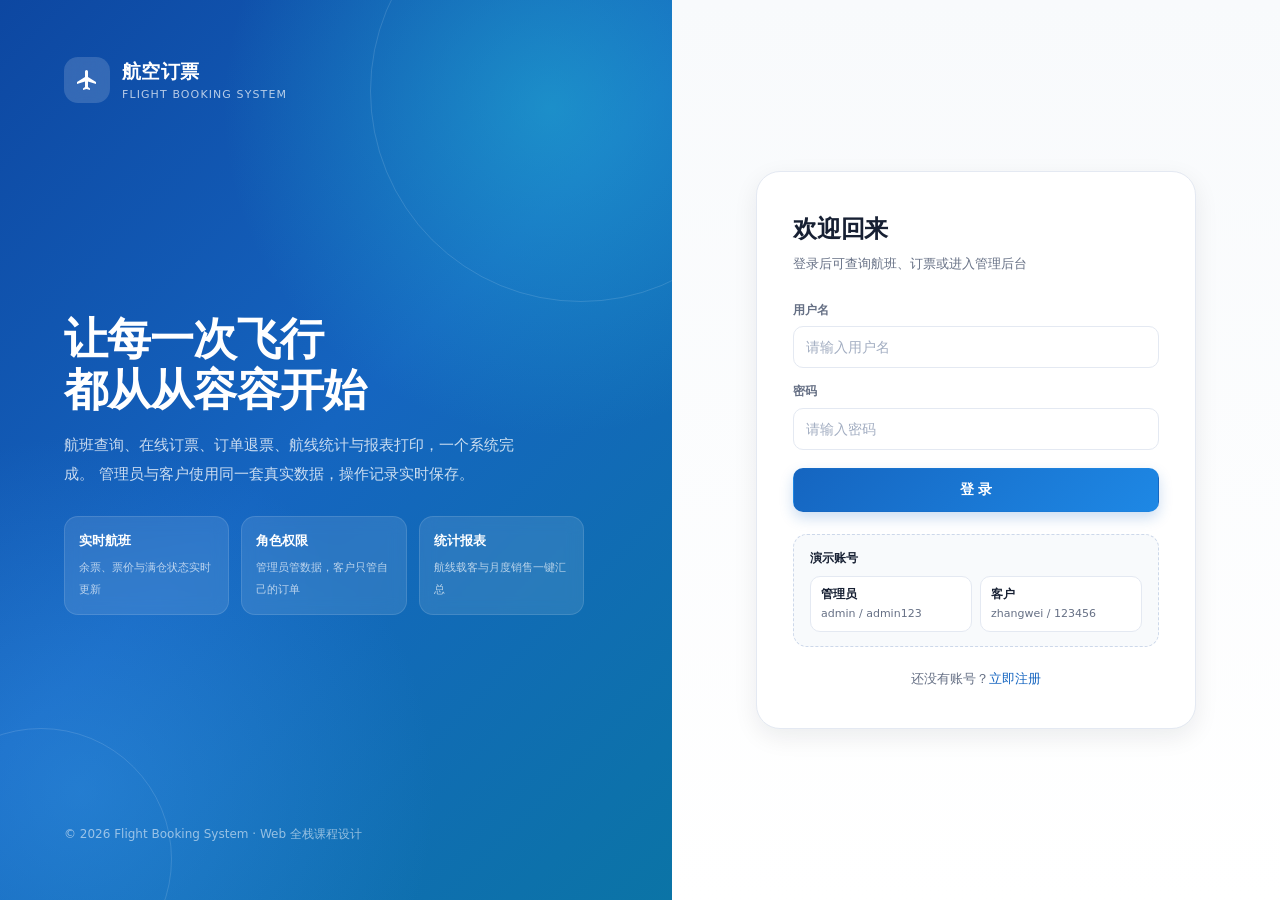
<file: src/main/resources/static/reports.html>
<!DOCTYPE html>
<html lang="zh-CN">
<head>
    <meta charset="UTF-8">
    <meta name="viewport" content="width=device-width, initial-scale=1.0">
    <link rel="icon" type="image/svg+xml" href="favicon.svg">
    <title>报表打印 · 航空公司订票管理系统</title>
    <link rel="stylesheet" href="css/base.css">
    <link rel="stylesheet" href="css/components.css">
    <link rel="stylesheet" href="css/pages.css">
</head>
<body data-page="reports" data-title="报表打印" data-subtitle="航线时段统计与月度售票报表">
<div class="layout">
    <aside class="sidebar" id="sidebar"></aside>
    <div class="main-wrap">
        <header class="topbar" id="topbar"></header>
        <main class="page">
            <div class="page-head">
                <div>
                    <h1>统计报表</h1>
                    <p>汇总航线飞行次数、载客人数、客座率与月度售票情况，可打印</p>
                </div>
                <div class="page-actions">
                    <button class="btn btn-primary" id="printBtn">打印报表</button>
                </div>
            </div>

            <div class="print-header">
                <h1>航空公司订票管理系统 · 统计报表</h1>
                <p class="muted" id="printDate"></p>
            </div>

            <div class="kpi-grid">
                <div class="kpi">
                    <div class="kpi-label">航班总数</div>
                    <div class="kpi-value" id="kpiFlights">—</div>
                    <div class="kpi-sub">系统中的航班记录</div>
                </div>
                <div class="kpi alt">
                    <div class="kpi-label">有效订单</div>
                    <div class="kpi-value" id="kpiOrders">—</div>
                    <div class="kpi-sub">当前状态为已订</div>
                </div>
                <div class="kpi warn">
                    <div class="kpi-label">载客人数</div>
                    <div class="kpi-value" id="kpiPassengers">—</div>
                    <div class="kpi-sub">有效订单的订票数量</div>
                </div>
                <div class="kpi danger">
                    <div class="kpi-label">净销售额</div>
                    <div class="kpi-value" id="kpiRevenue">—</div>
                    <div class="kpi-sub">有效订单金额合计</div>
                </div>
            </div>

            <div class="card mb-3">
                <div class="card-header">
                    <h2>航线时段统计</h2>
                    <span class="muted small">城市都留空表示全部航线</span>
                </div>
                <div class="card-body">
                    <form class="filters" id="routeStatsForm" style="margin-bottom:14px;box-shadow:none">
                        <div class="field">
                            <label for="statsStartCity">出发城市</label>
                            <input class="input" id="statsStartCity" placeholder="留空=全部">
                        </div>
                        <div class="field">
                            <label for="statsEndCity">到达城市</label>
                            <input class="input" id="statsEndCity" placeholder="留空=全部">
                        </div>
                        <div class="field">
                            <label for="statsFrom">开始日期</label>
                            <input class="input" id="statsFrom" type="date" required>
                        </div>
                        <div class="field">
                            <label for="statsTo">结束日期</label>
                            <input class="input" id="statsTo" type="date" required>
                        </div>
                        <div class="filters-actions">
                            <button class="btn btn-primary" type="submit">开始统计</button>
                        </div>
                    </form>

                    <div class="report-result">
                        <div class="report-stat">
                            <span>飞行次数</span>
                            <b id="routeFlightCount">—</b>
                        </div>
                        <div class="report-stat">
                            <span>提供座位</span>
                            <b id="routeSeats">—</b>
                        </div>
                        <div class="report-stat">
                            <span>载客人数</span>
                            <b id="routePassengers">—</b>
                        </div>
                        <div class="report-stat">
                            <span>客座率</span>
                            <b id="routeOccupancy">—</b>
                        </div>
                    </div>
                </div>
            </div>

            <div class="report-grid">
                <div class="card">
                    <div class="card-header">
                        <h2>月度售票统计</h2>
                        <span class="muted small">售票按下单月，退票按退票月</span>
                    </div>
                    <div class="table-wrap" style="box-shadow:none;border:0;border-radius:0">
                        <div class="table-scroll">
                            <table class="table">
                                <thead>
                                <tr>
                                    <th>月份</th>
                                    <th class="text-right">售票张数</th>
                                    <th class="text-right">退票张数</th>
                                    <th class="text-right">净售票</th>
                                    <th class="text-right">净销售额</th>
                                </tr>
                                </thead>
                                <tbody id="monthlyRows"></tbody>
                            </table>
                        </div>
                    </div>
                </div>

                <div class="card chart-card">
                    <h3>月度净售票趋势</h3>
                    <p class="muted small">单位：张</p>
                    <div class="chart-legend">
                        <span><i class="legend-dot"></i>净售票</span>
                    </div>
                    <div class="chart-wrap">
                        <canvas id="monthlyChart" aria-label="月度净售票柱状图"></canvas>
                    </div>
                </div>
            </div>
        </main>
    </div>
</div>
<div class="sidebar-overlay" id="sidebar-overlay"></div>

<script type="module" src="js/pages/reports.js"></script>
</body>
</html>
</file>
<file: src/main/resources/static/css/base.css>
:root {
    --primary: #1565c0;
    --primary-2: #1e88e5;
    --primary-dark: #0d47a1;
    --accent: #26c6da;
    --bg: #f3f6fb;
    --surface: #ffffff;
    --surface-2: #f8fafc;
    --text: #172033;
    --muted: #667085;
    --border: #e4e9f2;
    --success: #12805c;
    --success-bg: #e7f7f1;
    --warning: #b54708;
    --warning-bg: #fff4e5;
    --danger: #c62828;
    --danger-bg: #fdecec;
    --info: #1565c0;
    --info-bg: #e8f1fd;
    --shadow-sm: 0 1px 2px rgba(16, 24, 40, .06);
    --shadow: 0 8px 24px rgba(16, 24, 40, .08);
    --shadow-lg: 0 20px 50px rgba(16, 24, 40, .16);
    --radius-sm: 8px;
    --radius: 14px;
    --radius-lg: 20px;
    --sidebar-w: 252px;
    --topbar-h: 72px;
    --font: "Microsoft YaHei", "PingFang SC", "Segoe UI", system-ui, -apple-system, sans-serif;
}

* {
    box-sizing: border-box;
}

html, body {
    margin: 0;
    padding: 0;
}

body {
    font-family: var(--font);
    color: var(--text);
    background: var(--bg);
    font-size: 14px;
    line-height: 1.6;
    -webkit-font-smoothing: antialiased;
}

a {
    color: var(--primary);
    text-decoration: none;
}

a:hover {
    color: var(--primary-dark);
}

button, input, select, textarea {
    font: inherit;
}

h1, h2, h3, h4 {
    margin: 0;
    font-weight: 700;
    letter-spacing: -.01em;
}

p {
    margin: 0;
}

ul {
    margin: 0;
    padding: 0;
    list-style: none;
}

img, svg {
    display: block;
}

/* ── 应用布局 ───────────────────────────────────────────── */
.layout {
    min-height: 100vh;
}

.sidebar {
    position: fixed;
    inset: 0 auto 0 0;
    width: var(--sidebar-w);
    z-index: 50;
    display: flex;
    flex-direction: column;
    padding: 22px 16px 16px;
    background: linear-gradient(180deg, #0c1f3a 0%, #0a1729 100%);
    color: #c7d2e2;
    transition: transform .25s ease;
}

.main-wrap {
    margin-left: var(--sidebar-w);
    width: calc(100% - var(--sidebar-w));
    min-height: 100vh;
    display: flex;
    flex-direction: column;
}

.topbar {
    height: var(--topbar-h);
    position: sticky;
    top: 0;
    z-index: 30;
    display: flex;
    align-items: center;
    gap: 16px;
    padding: 0 28px;
    background: rgba(255, 255, 255, .9);
    backdrop-filter: blur(12px);
    border-bottom: 1px solid var(--border);
    transition: box-shadow .2s ease;
}

.topbar.scrolled {
    box-shadow: 0 6px 24px rgba(16, 24, 40, .08);
}

.page {
    padding: 26px 28px 48px;
    width: 100%;
    max-width: 1500px;
    margin: 0 auto;
    flex: 1;
}

/* ── 侧边栏 ─────────────────────────────────────────────── */
.brand {
    display: flex;
    align-items: center;
    gap: 12px;
    padding: 0 10px 22px;
    color: #fff;
}

.brand-mark {
    width: 42px;
    height: 42px;
    border-radius: 13px;
    background: linear-gradient(135deg, #1e88e5, #26c6da);
    display: grid;
    place-items: center;
    box-shadow: 0 8px 20px rgba(30, 136, 229, .35);
    flex: 0 0 auto;
}

.brand-mark svg {
    width: 23px;
    height: 23px;
    fill: #fff;
}

.brand-name {
    font-size: 17px;
    font-weight: 800;
    letter-spacing: .02em;
    line-height: 1.25;
}

.brand-sub {
    font-size: 11px;
    color: #8fa6c6;
    letter-spacing: .08em;
}

.nav {
    flex: 1;
    overflow-y: auto;
    padding-bottom: 12px;
}

.nav-section-title {
    font-size: 11px;
    letter-spacing: .12em;
    text-transform: uppercase;
    color: #6982a6;
    padding: 14px 12px 6px;
}

.nav-item {
    display: flex;
    align-items: center;
    gap: 12px;
    padding: 10px 12px;
    border-radius: 10px;
    color: #b9c7dd;
    cursor: pointer;
    transition: background .18s, color .18s;
    font-size: 14px;
    margin-bottom: 2px;
}

.nav-item:hover {
    background: rgba(255, 255, 255, .07);
    color: #fff;
}

.nav-item.active {
    background: linear-gradient(90deg, rgba(30, 136, 229, .3), rgba(38, 198, 218, .1));
    color: #fff;
    box-shadow: inset 3px 0 0 #42a5f5;
}

.nav-item svg {
    width: 18px;
    height: 18px;
    opacity: .88;
    flex: 0 0 auto;
}

.nav-divider {
    height: 1px;
    background: rgba(255, 255, 255, .08);
    margin: 12px 10px;
}

.sidebar-footer {
    border-top: 1px solid rgba(255, 255, 255, .08);
    padding: 14px 6px 4px;
    display: flex;
    align-items: center;
    gap: 10px;
}

.user-avatar {
    width: 38px;
    height: 38px;
    border-radius: 12px;
    display: grid;
    place-items: center;
    background: linear-gradient(135deg, #2d6cdf, #26c6da);
    color: #fff;
    font-weight: 800;
    flex: 0 0 auto;
}

.user-meta {
    min-width: 0;
    flex: 1;
}

.user-meta strong {
    display: block;
    color: #fff;
    font-size: 13px;
    white-space: nowrap;
    overflow: hidden;
    text-overflow: ellipsis;
}

.user-meta span {
    display: block;
    color: #8fa6c6;
    font-size: 11px;
}

.sidebar-overlay {
    position: fixed;
    inset: 0;
    background: rgba(8, 15, 30, .5);
    z-index: 45;
    opacity: 0;
    pointer-events: none;
    transition: opacity .2s;
}

/* ── 顶栏 ───────────────────────────────────────────────── */
.topbar-left {
    display: flex;
    align-items: center;
    gap: 14px;
    min-width: 0;
    flex: 1;
}

.topbar-title h1 {
    font-size: 18px;
    line-height: 1.3;
}

.topbar-title p {
    font-size: 12px;
    color: var(--muted);
    white-space: nowrap;
    overflow: hidden;
    text-overflow: ellipsis;
}

.topbar-right {
    display: flex;
    align-items: center;
    gap: 14px;
    flex: 0 0 auto;
}

.topbar-date {
    font-size: 12px;
    color: var(--muted);
}

.user-chip {
    display: flex;
    align-items: center;
    gap: 8px;
    padding: 5px 10px 5px 5px;
    border: 1px solid var(--border);
    border-radius: 999px;
    background: #fff;
    font-size: 12px;
}

.user-chip .user-avatar {
    width: 28px;
    height: 28px;
    border-radius: 50%;
    font-size: 12px;
}

.menu-toggle {
    display: none;
    width: 40px;
    height: 40px;
    border: 1px solid var(--border);
    border-radius: 10px;
    background: #fff;
    color: var(--text);
    cursor: pointer;
    align-items: center;
    justify-content: center;
}

/* ── 通用文字/间距 ─────────────────────────────────────── */
.muted {
    color: var(--muted);
}

.small {
    font-size: 12px;
}

.strong {
    font-weight: 700;
}

.text-right {
    text-align: right;
}

.text-center {
    text-align: center;
}

.nowrap {
    white-space: nowrap;
}

.mt-0 { margin-top: 0; }
.mt-1 { margin-top: 8px; }
.mt-2 { margin-top: 16px; }
.mt-3 { margin-top: 24px; }
.mb-1 { margin-bottom: 8px; }
.mb-2 { margin-bottom: 16px; }
.mb-3 { margin-bottom: 24px; }

.flex {
    display: flex;
}

.flex-between {
    display: flex;
    align-items: center;
    justify-content: space-between;
    gap: 12px;
}

.flex-center {
    display: flex;
    align-items: center;
    gap: 8px;
}

.gap-1 { gap: 8px; }
.gap-2 { gap: 16px; }
.gap-3 { gap: 24px; }

.grid-2 {
    display: grid;
    grid-template-columns: repeat(2, minmax(0, 1fr));
    gap: 16px;
}

.grid-3 {
    display: grid;
    grid-template-columns: repeat(3, minmax(0, 1fr));
    gap: 16px;
}

.grid-4 {
    display: grid;
    grid-template-columns: repeat(4, minmax(0, 1fr));
    gap: 16px;
}

.hidden {
    display: none !important;
}

/* ── 响应式 ─────────────────────────────────────────────── */
@media (max-width: 1100px) {
    .grid-4 {
        grid-template-columns: repeat(2, minmax(0, 1fr));
    }
}

@media (max-width: 860px) {
    .sidebar {
        transform: translateX(-100%);
        box-shadow: var(--shadow-lg);
    }

    body.sidebar-open .sidebar {
        transform: translateX(0);
    }

    body.sidebar-open .sidebar-overlay {
        opacity: 1;
        pointer-events: auto;
    }

    .main-wrap {
        margin-left: 0;
        width: 100%;
    }

    .menu-toggle {
        display: inline-flex;
    }

    .topbar {
        height: 64px;
        padding: 0 16px;
    }

    .topbar-date {
        display: none;
    }

    .page {
        padding: 18px 16px 40px;
    }

    .grid-2, .grid-3 {
        grid-template-columns: 1fr;
    }
}

@media (max-width: 560px) {
    .topbar-title p {
        display: none;
    }

    .user-chip .user-name {
        display: none;
    }

    .grid-4 {
        grid-template-columns: 1fr;
    }
}
</file>
<file: src/main/resources/static/css/components.css>
/* ── 页面标题 ───────────────────────────────────────────── */
.page-head {
    display: flex;
    align-items: flex-end;
    justify-content: space-between;
    gap: 16px;
    margin-bottom: 18px;
    flex-wrap: wrap;
}

.page-head h1 {
    font-size: 24px;
    line-height: 1.3;
}

.page-head p {
    color: var(--muted);
    margin-top: 4px;
    font-size: 13px;
}

.page-actions {
    display: flex;
    gap: 10px;
    flex-wrap: wrap;
}

/* ── 按钮 ───────────────────────────────────────────────── */
.btn {
    display: inline-flex;
    align-items: center;
    justify-content: center;
    gap: 8px;
    height: 40px;
    padding: 0 16px;
    border-radius: 10px;
    border: 1px solid transparent;
    font-weight: 600;
    font-size: 14px;
    cursor: pointer;
    transition: transform .18s, box-shadow .18s, background .18s, border-color .18s;
    white-space: nowrap;
    user-select: none;
}

.btn svg {
    width: 16px;
    height: 16px;
}

.btn-primary {
    background: linear-gradient(135deg, var(--primary), var(--primary-2));
    color: #fff;
    box-shadow: 0 6px 14px rgba(21, 101, 192, .22);
}

.btn-primary:hover {
    transform: translateY(-1px);
    box-shadow: 0 10px 20px rgba(21, 101, 192, .28);
    color: #fff;
}

.btn-outline {
    background: #fff;
    border-color: var(--border);
    color: var(--text);
}

.btn-outline:hover {
    border-color: #b9cdf0;
    background: #f7faff;
}

.btn-danger {
    background: var(--danger);
    color: #fff;
    box-shadow: 0 6px 14px rgba(198, 40, 40, .18);
}

.btn-danger:hover {
    color: #fff;
    transform: translateY(-1px);
}

.btn-ghost {
    background: transparent;
    color: var(--muted);
}

.btn-ghost:hover {
    background: #f0f4fa;
    color: var(--text);
}

.btn-sm {
    height: 32px;
    padding: 0 10px;
    border-radius: 8px;
    font-size: 12px;
}

.btn-block {
    width: 100%;
}

.btn:disabled {
    opacity: .55;
    cursor: not-allowed;
    transform: none;
    box-shadow: none;
}

/* ── 表单 ───────────────────────────────────────────────── */
.field {
    display: flex;
    flex-direction: column;
    gap: 6px;
    min-width: 0;
}

.field label {
    font-size: 12px;
    color: var(--muted);
    font-weight: 600;
}

.input, .select, textarea.input {
    width: 100%;
    height: 42px;
    border: 1px solid var(--border);
    border-radius: 10px;
    padding: 0 12px;
    background: #fff;
    color: var(--text);
    outline: none;
    transition: border-color .18s, box-shadow .18s;
}

textarea.input {
    height: auto;
    min-height: 90px;
    padding: 10px 12px;
    resize: vertical;
}

.input:focus, .select:focus, textarea.input:focus {
    border-color: #7fb0f0;
    box-shadow: 0 0 0 3px rgba(30, 136, 229, .12);
}

.input::placeholder {
    color: #a3aec2;
}

.input:disabled, .select:disabled {
    background: #f5f7fa;
    color: var(--muted);
}

.form-error {
    color: var(--danger);
    font-size: 12px;
    min-height: 18px;
}

.form-grid {
    display: grid;
    grid-template-columns: repeat(2, minmax(0, 1fr));
    gap: 14px 16px;
}

.form-grid .span-2 {
    grid-column: span 2;
}

.form-grid-3 {
    display: grid;
    grid-template-columns: repeat(3, minmax(0, 1fr));
    gap: 14px 16px;
}

.form-grid-4 {
    display: grid;
    grid-template-columns: repeat(4, minmax(0, 1fr));
    gap: 14px 16px;
}

.checkbox {
    display: inline-flex;
    align-items: center;
    gap: 8px;
    height: 42px;
    font-size: 13px;
    color: var(--text);
    cursor: pointer;
}

.checkbox input {
    width: 16px;
    height: 16px;
    accent-color: var(--primary);
}

/* ── 卡片 ───────────────────────────────────────────────── */
.card {
    background: var(--surface);
    border: 1px solid var(--border);
    border-radius: var(--radius);
    box-shadow: var(--shadow-sm);
}

.card-pad {
    padding: 20px;
}

.card-header {
    display: flex;
    align-items: center;
    justify-content: space-between;
    gap: 12px;
    padding: 16px 20px;
    border-bottom: 1px solid var(--border);
}

.card-header h2, .card-header h3 {
    font-size: 16px;
}

.card-body {
    padding: 18px 20px;
}

.card-title-muted {
    font-size: 12px;
    color: var(--muted);
    font-weight: 600;
}

.section-title {
    display: flex;
    align-items: center;
    gap: 10px;
    font-size: 16px;
    font-weight: 700;
    margin-bottom: 12px;
}

.section-title::before {
    content: "";
    width: 4px;
    height: 18px;
    border-radius: 2px;
    background: linear-gradient(180deg, var(--primary-2), var(--accent));
}

/* ── KPI ────────────────────────────────────────────────── */
.kpi-grid {
    display: grid;
    grid-template-columns: repeat(4, minmax(0, 1fr));
    gap: 16px;
    margin-bottom: 18px;
}

.kpi {
    position: relative;
    overflow: hidden;
    padding: 18px 20px;
    border-radius: 16px;
    background: #fff;
    border: 1px solid var(--border);
    box-shadow: var(--shadow-sm);
}

.kpi::after {
    content: "";
    position: absolute;
    right: -24px;
    top: -24px;
    width: 96px;
    height: 96px;
    border-radius: 50%;
    background: var(--info-bg);
    opacity: .8;
}

.kpi.alt::after {
    background: var(--success-bg);
}

.kpi.warn::after {
    background: var(--warning-bg);
}

.kpi.danger::after {
    background: var(--danger-bg);
}

.kpi-label {
    position: relative;
    color: var(--muted);
    font-size: 12px;
    font-weight: 600;
    z-index: 1;
}

.kpi-value {
    position: relative;
    font-size: 28px;
    font-weight: 800;
    letter-spacing: -.02em;
    margin-top: 4px;
    z-index: 1;
}

.kpi-sub {
    position: relative;
    font-size: 12px;
    color: var(--muted);
    margin-top: 2px;
    z-index: 1;
}

/* ── 筛选栏 ─────────────────────────────────────────────── */
.filters {
    display: flex;
    gap: 12px;
    align-items: flex-end;
    flex-wrap: wrap;
    padding: 16px;
    background: #fff;
    border: 1px solid var(--border);
    border-radius: var(--radius);
    box-shadow: var(--shadow-sm);
    margin-bottom: 16px;
}

.filters .field {
    flex: 1;
    min-width: 130px;
}

.filters .filters-actions {
    display: flex;
    gap: 8px;
    align-items: center;
}

.filters .filters-actions .btn {
    height: 42px;
}

/* ── 表格 ───────────────────────────────────────────────── */
.table-wrap {
    background: #fff;
    border: 1px solid var(--border);
    border-radius: var(--radius);
    box-shadow: var(--shadow-sm);
    overflow: hidden;
}

.table-scroll {
    overflow: auto;
}

table.table {
    width: 100%;
    border-collapse: collapse;
    min-width: 760px;
}

.table th {
    text-align: left;
    font-size: 12px;
    color: var(--muted);
    font-weight: 700;
    background: var(--surface-2);
    padding: 12px 14px;
    border-bottom: 1px solid var(--border);
    white-space: nowrap;
}

.table td {
    padding: 13px 14px;
    border-bottom: 1px solid #eef2f8;
    vertical-align: middle;
}

.table tbody tr {
    transition: background .15s;
}

.table tbody tr:hover {
    background: #f6faff;
}

.table tbody tr:last-child td {
    border-bottom: 0;
}

.table .money, .money {
    font-variant-numeric: tabular-nums;
    font-weight: 600;
}

.table .actions {
    display: flex;
    gap: 6px;
    flex-wrap: wrap;
}

.table .cell-main {
    font-weight: 600;
}

.table .cell-sub {
    font-size: 12px;
    color: var(--muted);
}

.table td.text-right, .table th.text-right {
    text-align: right;
}

.table td.text-center, .table th.text-center {
    text-align: center;
}

.table tbody tr.clickable {
    cursor: pointer;
}

.table tbody tr.clickable:hover {
    background: #eef6ff;
}

/* ── 徽章 ───────────────────────────────────────────────── */
.badge {
    display: inline-flex;
    align-items: center;
    gap: 5px;
    padding: 3px 9px;
    border-radius: 999px;
    font-size: 12px;
    font-weight: 600;
    white-space: nowrap;
}

.badge-success {
    background: var(--success-bg);
    color: var(--success);
}

.badge-danger {
    background: var(--danger-bg);
    color: var(--danger);
}

.badge-warning {
    background: var(--warning-bg);
    color: var(--warning);
}

.badge-info {
    background: var(--info-bg);
    color: var(--info);
}

.badge-muted {
    background: #f0f2f7;
    color: #667085;
}

/* ── 弹窗 ───────────────────────────────────────────────── */
.modal-backdrop {
    position: fixed;
    inset: 0;
    background: rgba(9, 19, 37, .5);
    backdrop-filter: blur(3px);
    z-index: 100;
    display: none;
    align-items: center;
    justify-content: center;
    padding: 20px;
}

.modal-backdrop.open {
    display: flex;
}

.modal {
    width: min(720px, 100%);
    max-height: 88vh;
    overflow: auto;
    background: #fff;
    border-radius: 20px;
    box-shadow: var(--shadow-lg);
    animation: modalIn .18s ease;
}

.modal-lg {
    width: min(920px, 100%);
}

.modal-sm {
    width: min(480px, 100%);
}

@keyframes modalIn {
    from {
        opacity: 0;
        transform: translateY(10px) scale(.99);
    }
    to {
        opacity: 1;
        transform: none;
    }
}

.modal-header {
    display: flex;
    align-items: center;
    justify-content: space-between;
    gap: 12px;
    padding: 20px 24px;
    border-bottom: 1px solid var(--border);
    position: sticky;
    top: 0;
    background: #fff;
    z-index: 2;
}

.modal-header h2 {
    font-size: 18px;
}

.modal-body {
    padding: 22px 24px;
}

.modal-footer {
    display: flex;
    justify-content: flex-end;
    gap: 10px;
    padding: 16px 24px;
    border-top: 1px solid var(--border);
    background: var(--surface-2);
    position: sticky;
    bottom: 0;
}

.icon-btn {
    width: 34px;
    height: 34px;
    border-radius: 9px;
    border: 1px solid transparent;
    background: transparent;
    cursor: pointer;
    display: inline-flex;
    align-items: center;
    justify-content: center;
    color: var(--muted);
    transition: background .18s, color .18s;
}

.icon-btn:hover {
    background: #f0f4fa;
    color: var(--text);
}

/* ── Toast ──────────────────────────────────────────────── */
.toast-stack {
    position: fixed;
    right: 20px;
    top: 20px;
    z-index: 200;
    display: flex;
    flex-direction: column;
    gap: 10px;
    max-width: 380px;
}

.toast {
    min-width: 240px;
    padding: 12px 16px;
    border-radius: 12px;
    background: #fff;
    border: 1px solid var(--border);
    box-shadow: var(--shadow);
    font-size: 13px;
    display: flex;
    gap: 10px;
    align-items: flex-start;
    animation: toastIn .2s ease;
}

.toast.success {
    border-left: 4px solid var(--success);
}

.toast.error {
    border-left: 4px solid var(--danger);
}

.toast.warning {
    border-left: 4px solid var(--warning);
}

.toast.info {
    border-left: 4px solid var(--info);
}

.toast .toast-text {
    flex: 1;
    word-break: break-word;
}

.toast .toast-close {
    border: 0;
    background: transparent;
    color: var(--muted);
    cursor: pointer;
    padding: 0;
}

@keyframes toastIn {
    from {
        opacity: 0;
        transform: translateY(-6px);
    }
    to {
        opacity: 1;
        transform: none;
    }
}

/* ── 分页 ───────────────────────────────────────────────── */
.pagination {
    display: flex;
    align-items: center;
    justify-content: space-between;
    gap: 12px;
    padding: 14px 16px;
    border-top: 1px solid var(--border);
    background: #fff;
    flex-wrap: wrap;
}

.pagination .pages {
    display: flex;
    gap: 6px;
    flex-wrap: wrap;
}

.page-btn {
    min-width: 34px;
    height: 32px;
    padding: 0 8px;
    border-radius: 8px;
    border: 1px solid var(--border);
    background: #fff;
    cursor: pointer;
    color: var(--text);
    font-size: 12px;
    transition: .15s;
}

.page-btn:hover:not(:disabled) {
    border-color: #b9cdf0;
    background: #f7faff;
}

.page-btn.active {
    background: var(--primary);
    border-color: var(--primary);
    color: #fff;
}

.page-btn:disabled {
    opacity: .45;
    cursor: not-allowed;
}

/* ── 空状态 / 加载 ─────────────────────────────────────── */
.empty {
    padding: 56px 20px;
    text-align: center;
    color: var(--muted);
}

.empty .empty-icon {
    font-size: 34px;
    line-height: 1;
    margin-bottom: 10px;
    opacity: .6;
}

.empty strong {
    display: block;
    color: var(--text);
    margin-bottom: 4px;
}

.loading {
    padding: 40px 20px;
    display: flex;
    align-items: center;
    justify-content: center;
    gap: 10px;
    color: var(--muted);
    font-size: 13px;
}

.spinner {
    width: 18px;
    height: 18px;
    border-radius: 50%;
    border: 2px solid #dbe4f2;
    border-top-color: var(--primary);
    animation: spin .8s linear infinite;
}

@keyframes spin {
    to {
        transform: rotate(360deg);
    }
}

/* ── 详情列表 ───────────────────────────────────────────── */
.detail-list {
    display: grid;
    grid-template-columns: 110px 1fr;
    gap: 10px 16px;
    font-size: 13px;
}

.detail-list dt {
    color: var(--muted);
}

.detail-list dd {
    margin: 0;
    font-weight: 600;
}

/* ── 打印 ───────────────────────────────────────────────── */
.print-header {
    display: none;
}

@media print {
    body {
        background: #fff;
    }

    .sidebar, .topbar, .sidebar-overlay, .no-print, .filters, .btn, .pagination {
        display: none !important;
    }

    .main-wrap {
        margin: 0;
        width: 100%;
    }

    .page {
        padding: 0;
        max-width: none;
    }

    .card, .table-wrap {
        box-shadow: none;
        border: 1px solid #ddd;
        break-inside: avoid;
    }

    .print-header {
        display: block;
        margin-bottom: 16px;
    }

    .print-header h1 {
        font-size: 22px;
    }
}

@media (max-width: 860px) {
    .form-grid, .form-grid-3, .form-grid-4 {
        grid-template-columns: 1fr;
    }

    .form-grid .span-2 {
        grid-column: span 1;
    }

    .filters {
        padding: 12px;
    }

    .filters .field {
        min-width: 120px;
    }

    .kpi-grid {
        grid-template-columns: repeat(2, minmax(0, 1fr));
    }
}

@media (max-width: 560px) {
    .kpi-grid {
        grid-template-columns: 1fr;
    }

    .page-head h1 {
        font-size: 20px;
    }
}
</file>
<file: src/main/resources/static/css/pages.css>
/* ── 登录 / 注册 ───────────────────────────────────────── */
.auth-page {
    min-height: 100vh;
    display: grid;
    grid-template-columns: 1.05fr .95fr;
    background: #fff;
}

.auth-hero {
    position: relative;
    overflow: hidden;
    padding: 56px 64px;
    display: flex;
    flex-direction: column;
    justify-content: space-between;
    color: #fff;
    background:
        radial-gradient(circle at 82% 12%, rgba(38, 198, 218, .45), transparent 34%),
        radial-gradient(circle at 12% 88%, rgba(66, 165, 245, .35), transparent 36%),
        linear-gradient(135deg, #0d47a1 0%, #1565c0 48%, #0b74a6 100%);
}

.auth-hero::before,
.auth-hero::after {
    content: "";
    position: absolute;
    border-radius: 50%;
    border: 1px solid rgba(255, 255, 255, .13);
}

.auth-hero::before {
    width: 420px;
    height: 420px;
    right: -120px;
    top: -120px;
}

.auth-hero::after {
    width: 260px;
    height: 260px;
    left: -90px;
    bottom: -90px;
}

.auth-brand {
    display: flex;
    align-items: center;
    gap: 12px;
    position: relative;
    z-index: 1;
}

.auth-brand .brand-mark {
    width: 46px;
    height: 46px;
    border-radius: 14px;
    background: rgba(255, 255, 255, .16);
    box-shadow: none;
    backdrop-filter: blur(8px);
}

.auth-brand .brand-mark svg {
    width: 24px;
    height: 24px;
}

.auth-brand-name {
    font-size: 19px;
    font-weight: 800;
    letter-spacing: .02em;
}

.auth-brand-sub {
    font-size: 11px;
    color: rgba(255, 255, 255, .7);
    letter-spacing: .1em;
}

.auth-copy {
    position: relative;
    z-index: 1;
    max-width: 540px;
    margin: 40px 0;
}

.auth-copy h1 {
    font-size: clamp(28px, 3.4vw, 44px);
    line-height: 1.16;
    letter-spacing: -.02em;
    margin-bottom: 16px;
}

.auth-copy p {
    color: rgba(255, 255, 255, .78);
    font-size: 15px;
    line-height: 1.9;
    max-width: 460px;
}

.auth-features {
    display: grid;
    grid-template-columns: repeat(3, minmax(0, 1fr));
    gap: 12px;
    margin-top: 28px;
    max-width: 520px;
}

.auth-feature {
    padding: 14px;
    border-radius: 14px;
    background: rgba(255, 255, 255, .1);
    border: 1px solid rgba(255, 255, 255, .12);
    backdrop-filter: blur(8px);
}

.auth-feature strong {
    display: block;
    font-size: 13px;
    margin-bottom: 3px;
}

.auth-feature span {
    font-size: 11px;
    color: rgba(255, 255, 255, .68);
    line-height: 1.5;
}

.auth-footnote {
    position: relative;
    z-index: 1;
    font-size: 12px;
    color: rgba(255, 255, 255, .55);
}

.auth-panel {
    display: flex;
    align-items: center;
    justify-content: center;
    padding: 40px;
    background: linear-gradient(180deg, #f8fafc, #fff);
}

.auth-card {
    width: 100%;
    max-width: 440px;
    padding: 38px 36px;
    background: #fff;
    border: 1px solid var(--border);
    border-radius: 24px;
    box-shadow: var(--shadow);
}

.auth-title {
    font-size: 24px;
    margin-bottom: 6px;
}

.auth-sub {
    color: var(--muted);
    font-size: 13px;
    margin-bottom: 26px;
}

.auth-form {
    display: flex;
    flex-direction: column;
    gap: 14px;
}

.auth-form .btn {
    height: 44px;
    margin-top: 4px;
}

.auth-demo {
    margin-top: 22px;
    padding: 14px 16px;
    border-radius: 14px;
    background: var(--surface-2);
    border: 1px dashed #cdd8ea;
    font-size: 12px;
    color: var(--muted);
}

.auth-demo strong {
    color: var(--text);
    display: block;
    margin-bottom: 8px;
}

.demo-accounts {
    display: flex;
    gap: 8px;
    flex-wrap: wrap;
}

.demo-account {
    flex: 1;
    min-width: 150px;
    padding: 8px 10px;
    border-radius: 10px;
    background: #fff;
    border: 1px solid var(--border);
    cursor: pointer;
    text-align: left;
    transition: .15s;
}

.demo-account:hover {
    border-color: #9ec3f5;
    background: #f7faff;
}

.demo-account b {
    display: block;
    color: var(--text);
    font-size: 12px;
}

.demo-account span {
    font-size: 11px;
    color: var(--muted);
}

.auth-switch {
    margin-top: 22px;
    text-align: center;
    font-size: 13px;
    color: var(--muted);
}

.auth-alert {
    display: none;
    padding: 10px 12px;
    border-radius: 10px;
    background: var(--danger-bg);
    color: var(--danger);
    font-size: 12px;
}

.auth-alert.show {
    display: block;
}

@media (max-width: 960px) {
    .auth-page {
        grid-template-columns: 1fr;
    }

    .auth-hero {
        min-height: 320px;
        padding: 34px 28px;
    }

    .auth-copy {
        margin: 22px 0 8px;
    }

    .auth-copy h1 {
        font-size: 28px;
    }

    .auth-copy p {
        font-size: 13px;
    }

    .auth-features, .auth-footnote {
        display: none;
    }

    .auth-panel {
        padding: 26px 18px 40px;
    }

    .auth-card {
        padding: 28px 22px;
        box-shadow: var(--shadow-sm);
    }
}

/* ── 订票 ───────────────────────────────────────────────── */
.booking-grid {
    display: grid;
    grid-template-columns: minmax(0, 1.15fr) minmax(320px, .85fr);
    gap: 18px;
    align-items: start;
}

.flight-summary {
    position: relative;
    overflow: hidden;
    padding: 24px;
    border-radius: 20px;
    color: #fff;
    background:
        radial-gradient(circle at 92% 0%, rgba(38, 198, 218, .35), transparent 36%),
        linear-gradient(135deg, #0d47a1, #1565c0 58%, #0b74a6);
    box-shadow: 0 18px 40px rgba(13, 71, 161, .24);
}

.flight-summary::after {
    content: "✈";
    position: absolute;
    right: 18px;
    bottom: -18px;
    font-size: 110px;
    line-height: 1;
    color: rgba(255, 255, 255, .08);
}

.flight-summary .route {
    font-size: 26px;
    font-weight: 800;
    letter-spacing: .02em;
    margin: 4px 0 8px;
}

.flight-summary .meta {
    color: rgba(255, 255, 255, .78);
    font-size: 13px;
}

.flight-summary .flight-times {
    display: flex;
    align-items: center;
    gap: 16px;
    margin: 22px 0 18px;
    position: relative;
    z-index: 1;
}

.flight-summary .time-block {
    text-align: center;
}

.flight-summary .time-block b {
    display: block;
    font-size: 24px;
    line-height: 1.2;
}

.flight-summary .time-block span {
    font-size: 11px;
    color: rgba(255, 255, 255, .65);
}

.flight-summary .time-line {
    flex: 1;
    height: 1px;
    background: rgba(255, 255, 255, .3);
    position: relative;
}

.flight-summary .time-line::after {
    content: "→";
    position: absolute;
    right: -2px;
    top: -12px;
    color: rgba(255, 255, 255, .8);
}

.flight-summary .summary-chips {
    display: flex;
    flex-wrap: wrap;
    gap: 8px;
    position: relative;
    z-index: 1;
}

.summary-chip {
    padding: 4px 10px;
    border-radius: 999px;
    background: rgba(255, 255, 255, .14);
    border: 1px solid rgba(255, 255, 255, .14);
    font-size: 12px;
    color: #fff;
}

.booking-card {
    padding: 22px;
}

.price-lines {
    display: flex;
    flex-direction: column;
    gap: 10px;
    padding: 16px;
    border-radius: 14px;
    background: var(--surface-2);
    border: 1px solid var(--border);
    margin-top: 14px;
}

.price-line {
    display: flex;
    align-items: center;
    justify-content: space-between;
    font-size: 13px;
    color: var(--muted);
}

.price-line strong {
    color: var(--text);
    font-size: 14px;
}

.price-line.total {
    padding-top: 12px;
    border-top: 1px dashed #d4dcea;
    font-size: 14px;
}

.price-line.total strong {
    font-size: 24px;
    color: var(--primary);
    letter-spacing: -.02em;
}

.seat-bar {
    height: 8px;
    border-radius: 999px;
    background: #e8eef8;
    overflow: hidden;
    margin: 8px 0 6px;
}

.seat-bar .seat-fill {
    height: 100%;
    border-radius: inherit;
    background: linear-gradient(90deg, var(--success), #3ccf91);
}

.seat-bar .seat-fill.full {
    background: linear-gradient(90deg, var(--danger), #ef6b6b);
}

.booking-actions {
    display: flex;
    gap: 10px;
    margin-top: 18px;
}

.booking-actions .btn {
    flex: 1;
}

.flight-picker {
    display: flex;
    gap: 12px;
    align-items: flex-end;
    flex-wrap: wrap;
    padding: 16px;
    background: #fff;
    border: 1px solid var(--border);
    border-radius: var(--radius);
    box-shadow: var(--shadow-sm);
    margin-bottom: 18px;
}

.flight-picker .field {
    flex: 1;
    min-width: 220px;
}

/* ── 报表 ───────────────────────────────────────────────── */
.report-grid {
    display: grid;
    grid-template-columns: minmax(0, 1fr) minmax(0, 1fr);
    gap: 18px;
    align-items: start;
}

.chart-card {
    padding: 18px 20px 8px;
}

.chart-card h3 {
    font-size: 15px;
    margin-bottom: 4px;
}

.chart-wrap {
    position: relative;
    width: 100%;
    height: 300px;
}

.chart-wrap canvas {
    width: 100%;
    height: 100%;
    display: block;
}

.chart-legend {
    display: flex;
    gap: 16px;
    align-items: center;
    font-size: 12px;
    color: var(--muted);
    padding: 0 4px 12px;
}

.legend-dot {
    display: inline-block;
    width: 8px;
    height: 8px;
    border-radius: 50%;
    margin-right: 6px;
    background: var(--primary-2);
}

.report-result {
    display: grid;
    grid-template-columns: repeat(4, minmax(0, 1fr));
    gap: 12px;
    margin-top: 14px;
}

.report-stat {
    padding: 14px;
    border-radius: 14px;
    background: var(--surface-2);
    border: 1px solid var(--border);
    text-align: center;
}

.report-stat span {
    display: block;
    font-size: 12px;
    color: var(--muted);
}

.report-stat b {
    display: block;
    font-size: 22px;
    margin-top: 3px;
    letter-spacing: -.02em;
}

.report-grid .table {
    min-width: 0;
}

.report-grid .table th,
.report-grid .table td {
    padding-left: 10px;
    padding-right: 10px;
    font-size: 12px;
}

/* ── 管理员表格内输入 ──────────────────────────────────── */
.table-input {
    width: 92px;
    height: 32px;
    padding: 0 8px;
    border: 1px solid var(--border);
    border-radius: 8px;
    background: #fff;
    font-size: 12px;
}

.table-input:focus {
    outline: none;
    border-color: #7fb0f0;
    box-shadow: 0 0 0 2px rgba(30, 136, 229, .12);
}

.route-group {
    border: 1px solid var(--border);
    border-radius: var(--radius);
    background: #fff;
    box-shadow: var(--shadow-sm);
    overflow: hidden;
    margin-bottom: 16px;
}

.route-group-head {
    display: flex;
    align-items: center;
    justify-content: space-between;
    gap: 12px;
    padding: 14px 18px;
    background: linear-gradient(90deg, #eef5ff, #f8fbff);
    border-bottom: 1px solid var(--border);
}

.route-group-head h3 {
    font-size: 15px;
    display: flex;
    align-items: center;
    gap: 8px;
}

.route-group-head h3::before {
    content: "✈";
    color: var(--primary-2);
    font-size: 15px;
}

.route-group .table-wrap {
    border: 0;
    border-radius: 0;
    box-shadow: none;
}

.fare-hint {
    font-size: 12px;
    color: var(--muted);
}

/* ── 用户 / 客户 / 订单详情 ───────────────────────────── */
.avatar-sm {
    width: 30px;
    height: 30px;
    border-radius: 50%;
    display: inline-grid;
    place-items: center;
    background: var(--info-bg);
    color: var(--primary);
    font-size: 12px;
    font-weight: 700;
    margin-right: 8px;
    vertical-align: middle;
}

.customer-orders-modal .table-wrap {
    box-shadow: none;
}

.stack {
    display: flex;
    flex-direction: column;
    gap: 14px;
}

.meta-grid {
    display: grid;
    grid-template-columns: repeat(2, minmax(0, 1fr));
    gap: 12px;
}

.meta-box {
    padding: 12px 14px;
    border-radius: 12px;
    background: var(--surface-2);
    border: 1px solid var(--border);
}

.meta-box span {
    display: block;
    font-size: 11px;
    color: var(--muted);
}

.meta-box b {
    display: block;
    margin-top: 2px;
    font-size: 14px;
}

.alternative-list {
    display: flex;
    flex-direction: column;
    gap: 10px;
    margin-top: 14px;
}

.alternative-item {
    display: flex;
    align-items: center;
    justify-content: space-between;
    gap: 12px;
    padding: 12px 14px;
    border: 1px solid var(--border);
    border-radius: 12px;
    background: #fff;
    transition: .15s;
}

.alternative-item:hover {
    border-color: #9ec3f5;
    background: #f7faff;
}

.alternative-item .flight-no {
    font-weight: 800;
    color: var(--primary);
}

.alternative-item .alt-meta {
    font-size: 12px;
    color: var(--muted);
}

/* ── 其它 ───────────────────────────────────────────────── */
.divider {
    height: 1px;
    background: var(--border);
    margin: 18px 0;
}

.pill-tabs {
    display: flex;
    gap: 8px;
    flex-wrap: wrap;
}

.pill-tab {
    height: 34px;
    padding: 0 14px;
    border-radius: 999px;
    border: 1px solid var(--border);
    background: #fff;
    color: var(--muted);
    cursor: pointer;
    font-size: 12px;
    font-weight: 600;
}

.pill-tab.active {
    background: var(--info-bg);
    border-color: #bcd7f8;
    color: var(--primary);
}

.status-dot {
    display: inline-block;
    width: 7px;
    height: 7px;
    border-radius: 50%;
    background: var(--success);
    margin-right: 6px;
}

.status-dot.off {
    background: var(--danger);
}

@media (max-width: 1100px) {
    .booking-grid, .report-grid {
        grid-template-columns: 1fr;
    }

    .report-result {
        grid-template-columns: repeat(2, minmax(0, 1fr));
    }
}

@media (max-width: 640px) {
    .meta-grid {
        grid-template-columns: 1fr;
    }

    .report-result {
        grid-template-columns: 1fr;
    }

    .booking-actions {
        flex-direction: column;
    }

    .flight-summary .route {
        font-size: 21px;
    }
}
</file>
